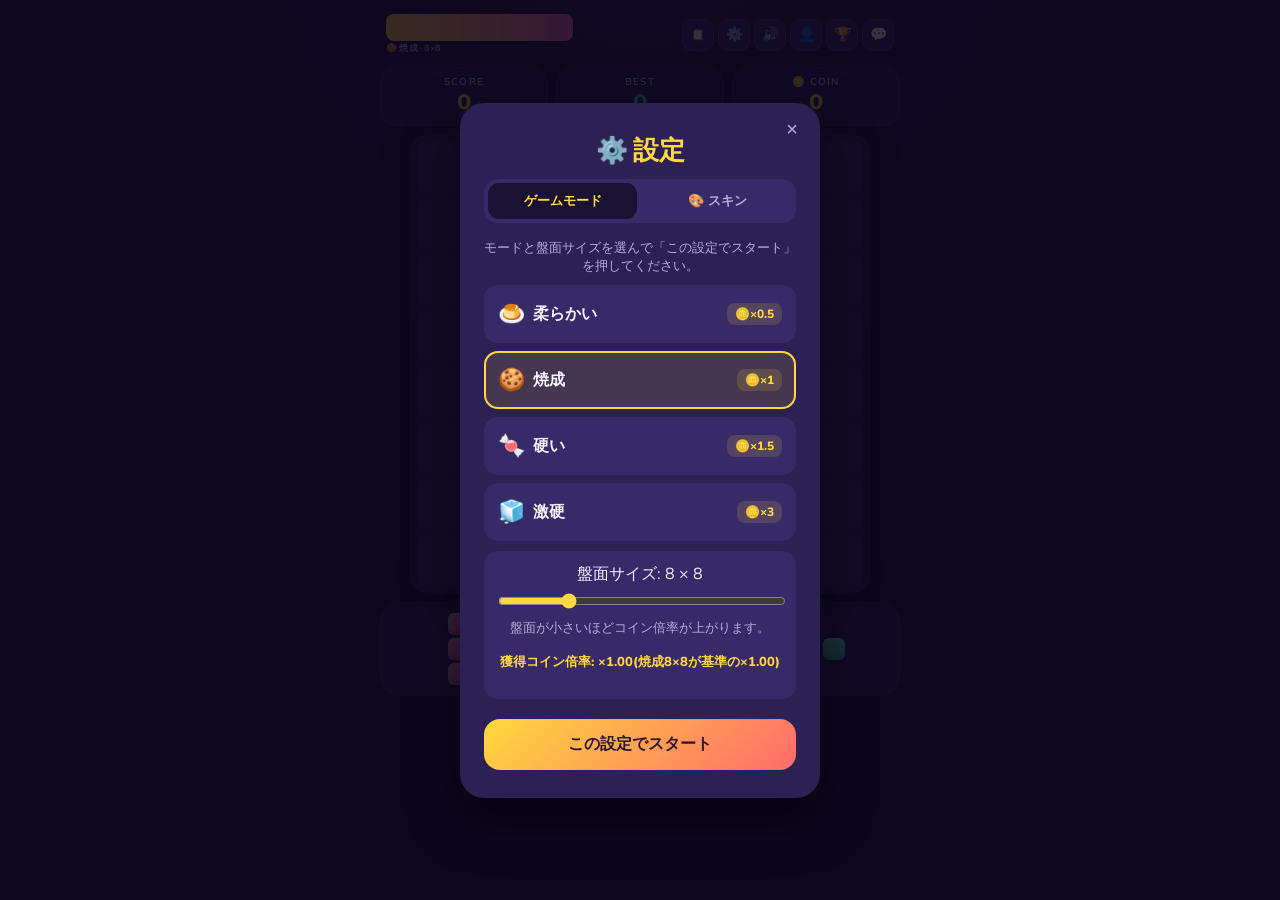
<file: index.html>
<!DOCTYPE html>
<html lang="ja">
<head>
<meta charset="UTF-8">
<meta name="viewport" content="width=device-width, initial-scale=1.0, maximum-scale=1.0, user-scalable=no, viewport-fit=cover">
<title>キャンディブラスト</title>
<link rel="preconnect" href="https://fonts.googleapis.com">
<link href="https://fonts.googleapis.com/css2?family=Baloo+2:wght@500;700;800&family=Nunito:wght@400;600;700;800&display=swap" rel="stylesheet">
<style>
  :root{
    --bg-deep:#1a1233; --bg-deep2:#241a45;
    --panel:#2c2054; --panel-light:#382a68;
    --gold:#FFD93D; --coral:#FF6B6B; --mint:#3DDC97;
    --blue:#4D96FF; --purple:#B18CFF; --pink:#FF6FB5; --lime:#C6E62D;
    --text:#F5F3FF; --text-dim:#B7ADDA;
  }
  *{box-sizing:border-box; -webkit-tap-highlight-color:transparent;}
  html,body{
    margin:0; padding:0; height:100%;
    background:radial-gradient(circle at 50% -10%, var(--bg-deep2), var(--bg-deep) 60%);
    font-family:'Nunito', sans-serif; color:var(--text);
    overflow:hidden; touch-action:none; user-select:none;
    touch-action: pan-x pan-y;
    -webkit-text-size-adjust: 100%;
  }
  img, canvas, video, iframe { max-width:100%; touch-action:none; }
  #app{ display:flex; flex-direction:column; align-items:center; height:100%; width:100%;
    padding: max(10px, env(safe-area-inset-top)) 12px max(10px, env(safe-area-inset-bottom)); gap:8px; }
  header{ width:100%; max-width:520px; display:flex; align-items:center; justify-content:space-between; padding:4px 6px; gap:8px; flex-wrap:nowrap; }
  .title-wrap{ display:flex; flex-direction:column; gap:1px; flex-shrink:0; }
  .title{ 
    font-family:'Baloo 2', sans-serif; font-weight:800; font-size:clamp(13px, 2.8vw, 18px);
    background:linear-gradient(90deg, var(--gold), var(--pink)); 
    -webkit-background-clip:text; background-clip:text; color:transparent;
    cursor: pointer;
    padding: 2px 6px;
    border-radius: 8px;
    transition: background 0.2s ease;
    display: inline-flex;
    align-items: center;
    gap: 3px;
    line-height: 1.3;
    white-space:nowrap;
  }
  .title:hover{ background:rgba(255,255,255,0.08); }
  .title::before{ content:"← "; font-size:0.75em; }
  .mode-badge{ font-size:9px; color:var(--text-dim); font-weight:700; letter-spacing:0.2px; white-space:nowrap; }
  .header-right{ display:flex; align-items:center; gap:4px; flex-shrink:0; }
  .icon-btn{ width:32px;height:32px;border-radius:10px; background:var(--panel-light);
    border:1px solid rgba(255,255,255,0.08); display:flex;align-items:center;justify-content:center; font-size:14px; cursor:pointer; flex-shrink:0; }
  .pill-btn{ height:32px; border-radius:10px; background:var(--panel-light); border:1px solid rgba(255,255,255,0.08);
    display:flex; align-items:center; gap:4px; padding:0 8px; font-size:11px; font-weight:700; cursor:pointer; color:var(--text); white-space:nowrap; }

  .scoreboard{ width:100%; max-width:520px; display:flex; gap:8px; }
  .score-card{ flex:1; background:var(--panel); border-radius:16px; padding:7px 10px; text-align:center;
    border:1px solid rgba(255,255,255,0.06); }
  .score-card .label{ font-size:10px; letter-spacing:1.2px; color:var(--text-dim); font-weight:700; text-transform:uppercase; }
  .score-card .value{ font-family:'Baloo 2', sans-serif; font-size:clamp(18px,4.6vw,24px); font-weight:700; color:var(--gold); line-height:1.2; }
  .score-card.best .value{ color:var(--mint); }
  .score-card.coins .value{ color:var(--gold); }

  #board-wrap{ position:relative; width:min(90vw, 54vh, 460px); aspect-ratio:1/1; }
  #board{ position:relative; width:100%; height:100%; display:grid; grid-template-columns:repeat(8,1fr);
    grid-template-rows:repeat(8,1fr); gap:4px; background:var(--panel); border-radius:20px; padding:8px;
    box-shadow: 0 10px 30px rgba(0,0,0,0.35), inset 0 0 0 1px rgba(255,255,255,0.05); }
  .cell{ border-radius:7px; background:rgba(255,255,255,0.055); position:relative; transition:background 0.12s ease; }
  .cell.filled{ box-shadow: inset 0 3px 6px rgba(255,255,255,0.35), inset 0 -4px 8px rgba(0,0,0,0.25); }
  .cell.preview-ok{ background: rgba(61,220,151,0.35); }
  .cell.preview-bad{ background: rgba(255,107,107,0.35); }
  @keyframes popIn{ 0%{ transform:scale(0.5); opacity:0.4; } 60%{ transform:scale(1.08); opacity:1; } 100%{ transform:scale(1); } }
  .cell.just-placed{ animation:popIn 0.18s ease-out; }
  @keyframes clearFlash{ 0%{ filter:brightness(1); transform:scale(1); opacity:1; } 40%{ filter:brightness(2.2); transform:scale(1.12); }
    100%{ filter:brightness(2.2); transform:scale(0.2); opacity:0; } }
  .cell.clearing{ animation:clearFlash 0.38s ease-in forwards; z-index:5; }

  #tray{ width:100%; max-width:520px; display:flex; justify-content:space-between; align-items:center; gap:6px;
    background:var(--panel); border-radius:20px; padding:10px; min-height:90px; box-shadow: inset 0 0 0 1px rgba(255,255,255,0.05); }
  .tray-slot{ flex:1; display:flex; align-items:center; justify-content:center; min-height:74px; border-radius:14px; position:relative; }
  .tray-slot.dragging-source{ opacity:0.15; }
  .piece-grid{ display:grid; gap:3px; pointer-events:none; }
  .piece-cell{ border-radius:6px; box-shadow: inset 0 2px 4px rgba(255,255,255,0.4), inset 0 -3px 5px rgba(0,0,0,0.2); }
  .piece-cell.empty{ visibility:hidden; }

  #ghost{ position:fixed; left:0; top:0; display:grid; gap:4px; pointer-events:none; z-index:999;
    filter:drop-shadow(0 10px 16px rgba(0,0,0,0.45)); }
  .ghost-cell{ border-radius:7px; box-shadow: inset 0 3px 6px rgba(255,255,255,0.4), inset 0 -4px 8px rgba(0,0,0,0.25); }
  .ghost-cell.empty{ visibility:hidden; }

  .combo-text{ position:absolute; left:50%; top:38%; transform:translate(-50%,-50%) scale(0.4);
    font-family:'Baloo 2', sans-serif; font-weight:800; font-size:clamp(20px,6.5vw,34px); color:var(--gold);
    text-shadow:0 0 12px rgba(255,217,61,0.8), 0 3px 0 rgba(0,0,0,0.35); opacity:0; z-index:20; white-space:nowrap; pointer-events:none; text-align:center; }
  @keyframes comboPop{ 0%{ opacity:0; transform:translate(-50%,-50%) scale(0.4) rotate(-4deg); }
    25%{ opacity:1; transform:translate(-50%,-50%) scale(1.15) rotate(2deg); }
    70%{ opacity:1; transform:translate(-50%,-60%) scale(1.0) rotate(0deg); }
    100%{ opacity:0; transform:translate(-50%,-90%) scale(0.9) rotate(0deg); } }
  .combo-text.show{ animation:comboPop 0.9s ease-out forwards; }
  .combo-text.bonus{ animation:comboPop 0.9s ease-out forwards; color:var(--mint); }

  .coin-float{ position:fixed; font-family:'Baloo 2',sans-serif; font-weight:700; color:var(--gold); font-size:18px;
    z-index:40; pointer-events:none; text-shadow:0 2px 4px rgba(0,0,0,0.4); }
  @keyframes coinFloat{ 0%{ opacity:1; transform:translateY(0);} 100%{ opacity:0; transform:translateY(-46px);} }

  .confetti{ position:fixed; width:8px; height:8px; border-radius:2px; pointer-events:none; z-index:30; }
  @keyframes confettiBurst{ to{ transform: translate(var(--dx), var(--dy)) rotate(var(--rot)); opacity:0; } }

  #overlay, #modalOverlay{ position:fixed; inset:0; background:rgba(10,6,25,0.82); display:none; align-items:center; justify-content:center; z-index:200; padding:16px; }
  #overlay.show, #modalOverlay.show{ display:flex; }
  .panel-box{ background:var(--panel); border-radius:24px; padding:28px 24px; text-align:center; width:min(90vw, 360px);
    box-shadow:0 20px 50px rgba(0,0,0,0.5); max-height:88vh; overflow-y:auto; }
  .panel-box h2{ font-family:'Baloo 2', sans-serif; font-size:26px; margin:0 0 6px; color:var(--coral); }
  .panel-box .final-score{ font-family:'Baloo 2', sans-serif; font-size:40px; color:var(--gold); margin:8px 0; }
  .panel-box .sub{ color:var(--text-dim); font-size:13px; margin-bottom:16px; }
  .primary-btn{ background:linear-gradient(135deg, var(--gold), var(--coral)); border:none; border-radius:16px;
    padding:13px 26px; font-family:'Baloo 2', sans-serif; font-weight:700; font-size:16px; color:#2a1730; cursor:pointer; width:100%; margin-top:6px; }
  .ghost-btn{ background:transparent; border:1px solid rgba(255,255,255,0.15); border-radius:16px; padding:11px 20px;
    font-weight:700; font-size:14px; color:var(--text); cursor:pointer; width:100%; margin-top:8px; }

  .tab-row{ display:flex; gap:6px; margin-bottom:16px; background:var(--panel-light); border-radius:14px; padding:4px; flex-wrap:wrap; }
  .tab-btn{ flex:1; border:none; background:transparent; color:var(--text-dim); font-weight:700; font-size:13px;
    padding:9px 4px; border-radius:11px; cursor:pointer; min-width:50px; }
  .tab-btn.active{ background:var(--bg-deep); color:var(--gold); }
  .auth-form{ display:none; flex-direction:column; gap:10px; text-align:left; }
  .auth-form.active{ display:flex; }
  .auth-form label{ font-size:12px; color:var(--text-dim); font-weight:700; }
  .auth-form input{ width:100%; padding:11px 12px; border-radius:12px; border:1px solid rgba(255,255,255,0.12);
    background:var(--bg-deep2); color:var(--text); font-size:15px; font-family:'Nunito',sans-serif; }
  .auth-form input:focus{ outline:2px solid var(--gold); }
  .auth-msg{ font-size:12.5px; min-height:16px; margin-top:2px; }
  .auth-msg.error{ color:var(--coral); }
  .auth-msg.ok{ color:var(--mint); }
  .close-x{ position:absolute; top:14px; right:16px; font-size:20px; color:var(--text-dim); cursor:pointer; background:none; border:none; }

  .quest-item{ background:var(--panel-light); border-radius:14px; padding:12px; text-align:left; margin-bottom:10px; }
  .quest-item .qtitle{ font-weight:700; font-size:14px; margin-bottom:6px; }
  .quest-bar-bg{ background:rgba(255,255,255,0.1); border-radius:8px; height:8px; overflow:hidden; margin-bottom:8px; }
  .quest-bar-fill{ background:linear-gradient(90deg, var(--mint), var(--lime)); height:100%; border-radius:8px; transition:width 0.3s ease; }
  .quest-foot{ display:flex; justify-content:space-between; align-items:center; font-size:12px; color:var(--text-dim); }
  .claim-btn{ background:var(--gold); border:none; border-radius:10px; padding:6px 12px; font-weight:800; font-size:12px; color:#2a1730; cursor:pointer; }
  .claim-btn:disabled{ background:rgba(255,255,255,0.15); color:var(--text-dim); cursor:default; }

  .mode-card{ background:var(--panel-light); border-radius:14px; padding:12px; margin-bottom:8px; text-align:left;
    cursor:pointer; border:2px solid transparent; transition:border-color 0.15s ease, background 0.15s ease; }
  .mode-card.selected{ border-color:var(--gold); background:rgba(255,217,61,0.12); }
  .mode-card-head{ display:flex; align-items:center; gap:8px; font-weight:800; font-size:16px; }
  .mode-emoji{ font-size:22px; }
  .coin-tag{ margin-left:auto; font-size:12px; font-weight:800; color:var(--gold); background:rgba(255,217,61,0.14);
    border-radius:8px; padding:3px 8px; }
  .size-row{ background:var(--panel-light); border-radius:14px; padding:12px; margin:10px 0 14px; }
  .size-row input[type=range]{ width:100%; accent-color:var(--gold); margin-top:6px; }
  .size-row input[type=range]:disabled{ opacity:0.4; }

  .skin-swatches{ display:flex; gap:5px; }
  .swatch{ width:20px; height:20px; border-radius:50%; box-shadow: inset 0 2px 3px rgba(255,255,255,0.4), inset 0 -2px 3px rgba(0,0,0,0.2); }

  .admin-setting-item {
    background: var(--panel-light);
    border-radius: 14px;
    padding: 12px;
    margin-bottom: 10px;
    text-align: left;
  }
  .admin-setting-item .label-row {
    display: flex;
    justify-content: space-between;
    align-items: center;
    margin-bottom: 6px;
  }
  .admin-setting-item .label-row span {
    font-weight: 700;
    font-size: 14px;
  }
  .admin-setting-item input[type="text"] {
    width: 100%;
    padding: 8px 12px;
    border-radius: 10px;
    border: 1px solid rgba(255,255,255,0.12);
    background: var(--bg-deep2);
    color: var(--text);
    font-size: 14px;
    font-family: 'Nunito', sans-serif;
    margin-bottom: 6px;
  }
  .admin-setting-item input[type="text"]:focus {
    outline: 2px solid var(--gold);
  }
  .toggle-switch {
    position: relative;
    width: 48px;
    height: 28px;
    background: rgba(255,255,255,0.15);
    border-radius: 14px;
    cursor: pointer;
    transition: background 0.3s ease;
    flex-shrink: 0;
  }
  .toggle-switch.active {
    background: var(--gold);
  }
  .toggle-switch .knob {
    position: absolute;
    top: 3px;
    left: 3px;
    width: 22px;
    height: 22px;
    background: white;
    border-radius: 50%;
    transition: transform 0.3s ease;
    box-shadow: 0 2px 4px rgba(0,0,0,0.3);
  }
  .toggle-switch.active .knob {
    transform: translateX(20px);
  }
  .block-grid-preview {
    display: grid;
    gap: 2px;
    margin-top: 4px;
  }
  .block-grid-preview .block-cell {
    aspect-ratio: 1/1;
    border-radius: 3px;
    background: var(--gold);
  }
  .block-grid-preview .block-cell.empty {
    background: transparent;
  }
  .cmd-output {
    background: var(--bg-deep2);
    border-radius: 10px;
    padding: 10px;
    margin-top: 6px;
    font-size: 13px;
    max-height: 150px;
    overflow-y: auto;
    white-space: pre-wrap;
    color: var(--text-dim);
    border: 1px solid rgba(255,255,255,0.05);
    font-family: 'Courier New', monospace;
    text-align: left;
  }
  .cmd-output .success { color: var(--mint); }
  .cmd-output .error { color: var(--coral); }
  .cmd-output .info { color: var(--gold); }
  .ranking-tab-content { display: none; }
  .ranking-tab-content.active { display: block; }
</style>
</head>
<body>
<div id="app">
  <header>
    <div class="title-wrap">
      <div class="title" id="backButton">キャンディブラスト</div>
      <div class="mode-badge" id="modeBadge"></div>
    </div>
    <div class="header-right">
      <div class="pill-btn" id="questBtn">📋</div>
      <div class="icon-btn" id="settingsBtn" title="設定">⚙️</div>
      <div class="icon-btn" id="soundBtn">🔊</div>
      <div class="icon-btn" id="accountBtn">👤</div>
      <div class="icon-btn" id="rankingBtn" title="ランキング">🏆</div>
      <div class="icon-btn" id="adminPanelBtn" title="管理者パネル" style="display:none;">🔧</div>
      <!-- 🆕 チャットボタン -->
      <div class="icon-btn" id="chatBtn" title="チャット">💬</div>
    </div>
  </header>

  <div class="scoreboard">
    <div class="score-card"><div class="label">score</div><div class="value" id="scoreVal">0</div></div>
    <div class="score-card best"><div class="label">best</div><div class="value" id="bestVal">0</div></div>
    <div class="score-card coins"><div class="label">🪙 coin</div><div class="value" id="coinVal">0</div></div>
  </div>

  <div id="board-wrap">
    <div id="board"></div>
    <div class="combo-text" id="comboText"></div>
  </div>

  <div id="tray"></div>
</div>

<div id="ghost" style="display:none;"></div>

<div id="overlay">
  <div class="panel-box">
    <h2>🔥 ゲームオーバー</h2>
    <div class="final-score" id="finalScore">0</div>
    <div class="sub" id="newBestNote">お疲れさまでした！</div>
    <div class="sub" id="coinEarnedNote" style="color:var(--gold); font-weight:700;"></div>
    <button class="primary-btn" id="restartBtn">もう一度</button>
  </div>
</div>

<div id="modalOverlay">
  <div class="panel-box" id="modalBox" style="position:relative;">
    <button class="close-x" id="modalClose">×</button>
    <div id="modalContent"></div>
  </div>
</div>

<script>
(function(){
  // ===================== 設定 =====================
  const API_BASE_URL = 'https://candyblast-server.onrender.com';

  // ===================== ズーム無効化 =====================
  document.addEventListener('gesturestart', function(e) { e.preventDefault(); });
  document.addEventListener('gesturechange', function(e) { e.preventDefault(); });
  document.addEventListener('gestureend', function(e) { e.preventDefault(); });

  // ===================== 戻るボタン =====================
  document.getElementById('backButton').addEventListener('click', function(e) {
    e.preventDefault();
    if (confirm('本当に戻りますか？\nゲームの進行は保存されません。')) {
      window.location.href = 'https://my-link-portal.onrender.com';
    }
  });

  // ===================== ゲーム本体 =====================
  let SIZE = 8;
  const COLORS = [
    {bg:'linear-gradient(135deg,#FF8B8B,#FF6B6B)'},
    {bg:'linear-gradient(135deg,#5FE3B3,#3DDC97)'},
    {bg:'linear-gradient(135deg,#6FB0FF,#4D96FF)'},
    {bg:'linear-gradient(135deg,#C9A8FF,#B18CFF)'},
    {bg:'linear-gradient(135deg,#FF95C9,#FF6FB5)'},
    {bg:'linear-gradient(135deg,#E1F065,#C6E62D)'},
    {bg:'linear-gradient(135deg,#FFE270,#FFD93D)'}
  ];

  const MODES = {
    soft:    { label:'柔らかい', emoji:'🍮' },
    baked:   { label:'焼成',     emoji:'🍪' },
    hard:    { label:'硬い',     emoji:'🍬' },
    extreme: { label:'激硬',     emoji:'🧊' }
  };
  let currentMode = 'baked';

  const MODE_COIN_MULT = { soft:0.5, baked:1.0, hard:1.5, extreme:3.0 };
  function sizeCoinMult(size){ return 8 / size; }
  function coinMultiplier(mode, size){
    const m = mode || currentMode, s = (m==='extreme') ? 8 : (size || SIZE);
    return MODE_COIN_MULT[m] * sizeCoinMult(s);
  }

  // ===================== スキン =====================
  const SKINS = [
    { id:'default', name:'ミッドナイトキャンディ', price:0, desc:'定番のパープル×ゴールドの夜空テーマ。',
      vars:{ '--bg-deep':'#1a1233','--bg-deep2':'#241a45','--panel':'#2c2054','--panel-light':'#382a68',
        '--gold':'#FFD93D','--coral':'#FF6B6B','--mint':'#3DDC97','--blue':'#4D96FF','--purple':'#B18CFF',
        '--pink':'#FF6FB5','--lime':'#C6E62D','--text':'#F5F3FF','--text-dim':'#B7ADDA' },
      titleGrad:'linear-gradient(90deg, #FFD93D, #FF6FB5)',
      colors:[
        {bg:'linear-gradient(135deg,#FF8B8B,#FF6B6B)'},{bg:'linear-gradient(135deg,#5FE3B3,#3DDC97)'},
        {bg:'linear-gradient(135deg,#6FB0FF,#4D96FF)'},{bg:'linear-gradient(135deg,#C9A8FF,#B18CFF)'},
        {bg:'linear-gradient(135deg,#FF95C9,#FF6FB5)'},{bg:'linear-gradient(135deg,#E1F065,#C6E62D)'},
        {bg:'linear-gradient(135deg,#FFE270,#FFD93D)'}
      ] },
    { id:'sunset', name:'サンセットソーダ', price:150, desc:'夕焼けとクリームソーダの暖色パレット。',
      vars:{ '--bg-deep':'#2b1024','--bg-deep2':'#4a1730','--panel':'#5c2038','--panel-light':'#742a44',
        '--gold':'#FFB74D','--coral':'#FF6B4A','--mint':'#FFD97D','--blue':'#FF8F6B','--purple':'#FF9AA8',
        '--pink':'#FF5E8E','--lime':'#FFDD6B','--text':'#FFF3E8','--text-dim':'#E3AFAF' },
      titleGrad:'linear-gradient(90deg,#FFB74D,#FF5E8E)',
      colors:[
        {bg:'linear-gradient(135deg,#FFB199,#FF7B54)'},{bg:'linear-gradient(135deg,#FFD97D,#FFB74D)'},
        {bg:'linear-gradient(135deg,#FF9AA8,#FF5E8E)'},{bg:'linear-gradient(135deg,#FFCF6B,#FF9A3C)'},
        {bg:'linear-gradient(135deg,#FF8AAE,#E8497A)'},{bg:'linear-gradient(135deg,#FFE29A,#FFC15E)'},
        {bg:'linear-gradient(135deg,#FF7E67,#E8503A)'}
      ] },
    { id:'ocean', name:'ディープオーシャン', price:200, desc:'深海の静けさをまとったブルー×ティール。',
      vars:{ '--bg-deep':'#07161f','--bg-deep2':'#0c2733','--panel':'#123444','--panel-light':'#1a4557',
        '--gold':'#4DE0E0','--coral':'#FF8A65','--mint':'#3DDCC0','--blue':'#4DA6FF','--purple':'#6FA8DC',
        '--pink':'#5FC9E8','--lime':'#7FE0C6','--text':'#EAFBFF','--text-dim':'#8FC4D6' },
      titleGrad:'linear-gradient(90deg,#4DE0E0,#4DA6FF)',
      colors:[
        {bg:'linear-gradient(135deg,#6FE3D8,#3DDCC0)'},{bg:'linear-gradient(135deg,#6FB0FF,#3E7EDB)'},
        {bg:'linear-gradient(135deg,#7FE0C6,#39B893)'},{bg:'linear-gradient(135deg,#8FD3FF,#4DA6FF)'},
        {bg:'linear-gradient(135deg,#5FC9E8,#2E9BC2)'},{bg:'linear-gradient(135deg,#4DE0E0,#20B2B2)'},
        {bg:'linear-gradient(135deg,#A0F0E6,#5FD6C4)'}
      ] },
    { id:'neon', name:'ネオンナイト', price:300, desc:'漆黒に浮かぶ蛍光カラーのサイバーテーマ。',
      vars:{ '--bg-deep':'#08060f','--bg-deep2':'#120a24','--panel':'#1c1030','--panel-light':'#28163f',
        '--gold':'#F5FF3D','--coral':'#FF3DBB','--mint':'#3DFFD5','--blue':'#3DAFFF','--purple':'#B93DFF',
        '--pink':'#FF3DBB','--lime':'#C6FF3D','--text':'#F2F0FF','--text-dim':'#9C8FCC' },
      titleGrad:'linear-gradient(90deg,#F5FF3D,#FF3DBB)',
      colors:[
        {bg:'linear-gradient(135deg,#FF6DD9,#FF3DBB)'},{bg:'linear-gradient(135deg,#5DFFE0,#3DFFD5)'},
        {bg:'linear-gradient(135deg,#6DC3FF,#3DAFFF)'},{bg:'linear-gradient(135deg,#CE7DFF,#B93DFF)'},
        {bg:'linear-gradient(135deg,#FF7DCF,#FF3DBB)'},{bg:'linear-gradient(135deg,#E0FF6D,#C6FF3D)'},
        {bg:'linear-gradient(135deg,#FBFF6D,#F5FF3D)'}
      ] },
    { id:'sakura', name:'さくらパステル', price:250, desc:'春の花びらのようなやわらかいピンク×白。',
      vars:{ '--bg-deep':'#2a1a22','--bg-deep2':'#3d2530','--panel':'#4a2c3a','--panel-light':'#5c3849',
        '--gold':'#FFC1CC','--coral':'#FF9EB5','--mint':'#C8F0DD','--blue':'#B8D8F0','--purple':'#D9C1EA',
        '--pink':'#FFB3D1','--lime':'#E8F0B8','--text':'#FFF6F8','--text-dim':'#D9AFC0' },
      titleGrad:'linear-gradient(90deg,#FFC1CC,#D9C1EA)',
      colors:[
        {bg:'linear-gradient(135deg,#FFD1DC,#FF9EB5)'},{bg:'linear-gradient(135deg,#D6F5E3,#C8F0DD)'},
        {bg:'linear-gradient(135deg,#D2E7FA,#B8D8F0)'},{bg:'linear-gradient(135deg,#E9D8F5,#D9C1EA)'},
        {bg:'linear-gradient(135deg,#FFC7E0,#FFB3D1)'},{bg:'linear-gradient(135deg,#F1F5C6,#E8F0B8)'},
        {bg:'linear-gradient(135deg,#FFE3EA,#FFC1CC)'}
      ] },
    { id:'goldlux', name:'ゴールドラグジュアリー', price:500, desc:'漆黒とゴールドの高級ジュエリーテーマ。',
      vars:{ '--bg-deep':'#0a0a0a','--bg-deep2':'#161412','--panel':'#211c16','--panel-light':'#332b1f',
        '--gold':'#F5D57A','--coral':'#E8A33D','--mint':'#D4B26A','--blue':'#C9A24A','--purple':'#B8934A',
        '--pink':'#F0C97A','--lime':'#E0C05A','--text':'#FBF3E0','--text-dim':'#B8A582' },
      titleGrad:'linear-gradient(90deg,#F5D57A,#E8A33D)',
      colors:[
        {bg:'linear-gradient(135deg,#F5D57A,#D4A94A)'},{bg:'linear-gradient(135deg,#F0C060,#D89B2E)'},
        {bg:'linear-gradient(135deg,#E8B84A,#C79430)'},{bg:'linear-gradient(135deg,#F5E0A0,#E0BA5A)'},
        {bg:'linear-gradient(135deg,#D9A94E,#B8873A)'},{bg:'linear-gradient(135deg,#F0D890,#DDB758)'},
        {bg:'linear-gradient(135deg,#EFCB74,#C99A3E)'}
      ] }
  ];
  let ownedSkins = ['default'];
  let equippedSkin = 'default';

  const SHAPES = [
    [[0,0]],[[0,0]],
    [[0,0],[0,1]],[[0,0],[0,1]],
    [[0,0],[1,0]],[[0,0],[1,0]],
    [[0,0],[0,1],[0,2]],[[0,0],[1,0],[2,0]],
    [[0,0],[1,0],[1,1]],[[0,0],[0,1],[1,0]],[[0,0],[0,1],[1,1]],[[0,1],[1,0],[1,1]],
    [[0,0],[0,1],[0,2],[0,3]],[[0,0],[1,0],[2,0],[3,0]],
    [[0,0],[0,1],[1,0],[1,1]],[[0,0],[0,1],[1,0],[1,1]],
    [[0,0],[0,1],[0,2],[1,1]],[[1,0],[1,1],[1,2],[0,1]],
    [[0,0],[1,0],[2,0],[1,1]],[[0,1],[1,1],[2,1],[1,0]],
    [[0,0],[1,0],[2,0],[2,1]],[[0,1],[1,1],[2,1],[2,0]],
    [[0,1],[0,2],[1,0],[1,1]],[[0,0],[0,1],[1,1],[1,2]],
    [[0,1],[1,0],[1,1],[1,2],[2,1]],
    [[0,0],[0,1],[0,2],[0,3],[0,4]],[[0,0],[1,0],[2,0],[3,0],[4,0]],
    [[0,0],[0,1],[0,2],[1,0],[1,1],[1,2],[2,0],[2,1],[2,2]]
  ];

  const boardEl = document.getElementById('board');
  const trayEl = document.getElementById('tray');
  const ghostEl = document.getElementById('ghost');
  const scoreValEl = document.getElementById('scoreVal');
  const bestValEl = document.getElementById('bestVal');
  const coinValEl = document.getElementById('coinVal');
  const comboTextEl = document.getElementById('comboText');
  const overlayEl = document.getElementById('overlay');
  const finalScoreEl = document.getElementById('finalScore');
  const newBestNoteEl = document.getElementById('newBestNote');
  const coinEarnedNoteEl = document.getElementById('coinEarnedNote');
  const restartBtn = document.getElementById('restartBtn');
  const soundBtn = document.getElementById('soundBtn');
  const questBtn = document.getElementById('questBtn');
  const settingsBtn = document.getElementById('settingsBtn');
  const modeBadgeEl = document.getElementById('modeBadge');
  const accountBtn = document.getElementById('accountBtn');
  const rankingBtn = document.getElementById('rankingBtn');
  const adminPanelBtn = document.getElementById('adminPanelBtn');
  const chatBtn = document.getElementById('chatBtn');
  const modalOverlay = document.getElementById('modalOverlay');
  const modalContent = document.getElementById('modalContent');
  const modalClose = document.getElementById('modalClose');

  let board = [], cellEls = [], tray = [];
  let score = 0, best = 0, coins = 0, streak = 0, noClearStreak = 0;
  let soundOn = true;
  let dragState = null;

  let adminDisabledBlocks = [];
  let adminSafetyMode = false;

  const DAILY_STATS_DEFAULT = { linesCleared:0, piecesPlaced:0, combos:0, gamesPlayed:0, scoreEarned:0,
    bestSingleGameScore:0, tripleClearCount:0, maxComboStreak:0, hardModeGamesPlayed:0, maxNoClearStreak:0, bigPiecesPlaced:0 };
  let dailyStats = { date:'', ...DAILY_STATS_DEFAULT };
  let quests = [];

  let pendingMode = currentMode, pendingSize = SIZE;
  let authToken = null;
  let currentUserId = null;
  let playTime = 0;
  let playTimeInterval = null;

  const STORAGE_BEST = 'candyblast-highscore';
  const STORAGE_COINS = 'candyblast-coins';
  const STORAGE_QUESTS = 'candyblast-quests-v1';
  const STORAGE_SETTINGS = 'candyblast-settings-v1';
  const STORAGE_SKINS = 'candyblast-skins-v1';

  // ===================== ランキング用 =====================
  const RANKING_MODES = ['soft', 'baked', 'hard', 'extreme'];
  const RANKING_MODE_LABELS = {
    soft: '🍮 柔らかい',
    baked: '🍪 焼成',
    hard: '🍬 硬い',
    extreme: '🧊 激硬'
  };
  let currentRankingMode = 'soft';

  const RANKING_TYPES = ['score', 'coins', 'playtime'];
  const RANKING_TYPE_LABELS = {
    score: '🏆 スコア',
    coins: '🪙 コイン',
    playtime: '⏱️ プレイ時間'
  };
  let currentRankingType = 'score';

  function boardIndex(r,c){ return r*SIZE+c; }
  function todayKey(){ return new Date().toISOString().slice(0,10); }

  // ===================== プレイ時間計測 =====================
  function startPlayTimeTracking() {
    if (playTimeInterval) return;
    playTimeInterval = setInterval(() => { playTime++; }, 1000);
  }
  function stopPlayTimeTracking() {
    if (playTimeInterval) { clearInterval(playTimeInterval); playTimeInterval = null; }
  }
  function syncPlayTime() {
    if (!authToken) return;
    fetch(`${API_BASE_URL}/api/sync`, {
      method: 'POST',
      headers: { 'Content-Type':'application/json', 'Authorization':`Bearer ${authToken}` },
      body: JSON.stringify({ playTime })
    }).catch(() => {});
  }

  // ===================== ボード初期化 =====================
  function initBoard(){
    boardEl.innerHTML = ''; board = []; cellEls = [];
    const gap = SIZE<=8 ? 4 : (SIZE<=12 ? 3 : 2);
    const radius = SIZE<=8 ? 7 : (SIZE<=12 ? 5 : 3);
    boardEl.style.gridTemplateColumns = `repeat(${SIZE},1fr)`;
    boardEl.style.gridTemplateRows = `repeat(${SIZE},1fr)`;
    boardEl.style.gap = gap+'px';
    for(let r=0;r<SIZE;r++){
      for(let c=0;c<SIZE;c++){
        const cell = document.createElement('div');
        cell.className = 'cell';
        cell.style.borderRadius = radius+'px';
        boardEl.appendChild(cell);
        cellEls.push(cell);
        board.push({filled:false, colorIdx:-1});
      }
    }
  }

  function updateModeBadge(){
    const m = MODES[currentMode];
    if(m) modeBadgeEl.textContent = `${m.emoji} ${m.label} · ${SIZE}×${SIZE}`;
  }

  function applyMode(mode, size){
    currentMode = MODES[mode] ? mode : 'baked';
    SIZE = (currentMode==='extreme') ? 8 : Math.min(18, Math.max(5, size||8));
    saveSettings();
    updateModeBadge();
    overlayEl.classList.remove('show');
    score = 0; streak = 0; noClearStreak = 0;
    updateScoreUI();
    initBoard();
    fillTray();
  }

  function randomShapeColor(shape){
    return { shape, colorIdx: Math.floor(Math.random()*COLORS.length), used:false };
  }

  function boardFullnessRatio(){
    let filled = 0;
    for(let i=0;i<board.length;i++) if(board[i].filled) filled++;
    return filled / board.length;
  }

  function countValidPlacements(shape, pool){
    const shapes = pool || SHAPES;
    let count = 0;
    for(let r=0;r<SIZE;r++){
      for(let c=0;c<SIZE;c++){
        if(canPlaceAt(shape, r, c)) count++;
      }
    }
    return count;
  }

  function pickAdaptiveShape(aggressive, pool){
    const shapes = pool || SHAPES;
    const fullness = boardFullnessRatio();
    const threshold = aggressive ? 0.12 : 0.4;
    const maxBias = aggressive ? 6.0 : 3.2;
    const biasPower = fullness < threshold ? (aggressive ? 1.4 : 0) : ((fullness - threshold) / (1 - threshold)) * maxBias;
    if(biasPower <= 0) return shapes[Math.floor(Math.random()*shapes.length)];
    let totalWeight = 0;
    const weights = shapes.map(shape=>{
      const validCount = countValidPlacements(shape, shapes);
      const sizeBonus = 1 / shape.length;
      const weight = Math.pow(validCount + 0.05, biasPower) * (1 + sizeBonus);
      totalWeight += weight;
      return weight;
    });
    let r = Math.random() * totalWeight;
    for(let i=0;i<shapes.length;i++){
      r -= weights[i];
      if(r <= 0) return shapes[i];
    }
    return shapes[shapes.length-1];
  }

  function pickWeightedBigShape(pool){
    const shapes = pool || SHAPES;
    let totalWeight = 0;
    const weights = shapes.map(shape=>{
      const w = Math.pow(shape.length, 2.2);
      totalWeight += w;
      return w;
    });
    let r = Math.random() * totalWeight;
    for(let i=0;i<shapes.length;i++){
      r -= weights[i];
      if(r <= 0) return shapes[i];
    }
    return shapes[shapes.length-1];
  }

  function pickShapeForMode(pool){
    const shapes = pool || SHAPES;
    if(currentMode==='soft') return pickAdaptiveShape(true, shapes);
    if(currentMode==='hard') return shapes[Math.floor(Math.random()*shapes.length)];
    if(currentMode==='extreme') return pickWeightedBigShape(shapes);
    return pickAdaptiveShape(false, shapes);
  }

  function ensurePlayable(){
    if(currentMode==='hard' || currentMode==='extreme') return;
    if(currentMode==='soft'){
      tray.forEach((p,i)=>{
        if(p.used || anyValidPlacement(p.shape)) return;
        let bestShape = null, bestCount = -1;
        SHAPES.forEach(shape=>{
          const c = countValidPlacements(shape);
          if(c > bestCount){ bestCount = c; bestShape = shape; }
        });
        if(bestShape && bestCount > 0) tray[i] = randomShapeColor(bestShape);
      });
      return;
    }
    const anyFits = tray.some(p => !p.used && anyValidPlacement(p.shape));
    if(anyFits) return;
    let bestShape = null, bestCount = -1;
    SHAPES.forEach(shape=>{
      const c = countValidPlacements(shape);
      if(c > bestCount){ bestCount = c; bestShape = shape; }
    });
    if(bestShape && bestCount > 0) tray[0] = randomShapeColor(bestShape);
  }

  function fillTray(){
    let availableShapes = SHAPES;
    if (currentUserId === 'admin' && adminDisabledBlocks.length > 0) {
      availableShapes = SHAPES.filter((_, idx) => !adminDisabledBlocks.includes(idx));
      if (availableShapes.length === 0) availableShapes = SHAPES;
    }
    tray = [
      randomShapeColor(pickShapeForMode(availableShapes)),
      randomShapeColor(pickShapeForMode(availableShapes)),
      randomShapeColor(pickShapeForMode(availableShapes))
    ];
    ensurePlayable();
    renderTray();
    setTimeout(checkGameOver, 50);
  }

  function shapeBounds(shape){
    let maxR=0, maxC=0;
    shape.forEach(([r,c])=>{ maxR=Math.max(maxR,r); maxC=Math.max(maxC,c); });
    return {rows:maxR+1, cols:maxC+1};
  }

  function renderTray(){
    trayEl.innerHTML = '';
    tray.forEach((piece, idx)=>{
      const slot = document.createElement('div');
      slot.className = 'tray-slot';
      slot.dataset.idx = idx;
      if(!piece.used){
        const {rows, cols} = shapeBounds(piece.shape);
        const cellPx = Math.max(14, Math.min(24, Math.floor(68/Math.max(rows,cols))));
        const grid = document.createElement('div');
        grid.className = 'piece-grid';
        grid.style.gridTemplateColumns = `repeat(${cols}, ${cellPx}px)`;
        grid.style.gridTemplateRows = `repeat(${rows}, ${cellPx}px)`;
        for(let r=0;r<rows;r++){
          for(let c=0;c<cols;c++){
            const filled = piece.shape.some(([sr,sc])=>sr===r&&sc===c);
            const cd = document.createElement('div');
            cd.className = 'piece-cell' + (filled?'':' empty');
            if(filled) cd.style.background = COLORS[piece.colorIdx].bg;
            grid.appendChild(cd);
          }
        }
        slot.appendChild(grid);
        slot.addEventListener('pointerdown', (e)=>startDrag(e, idx));
      }
      trayEl.appendChild(slot);
    });
  }

  function canPlaceAt(shape, baseR, baseC){
    for(const [dr,dc] of shape){
      const r = baseR+dr, c = baseC+dc;
      if(r<0||r>=SIZE||c<0||c>=SIZE) return false;
      if(board[boardIndex(r,c)].filled) return false;
    }
    return true;
  }
  function anyValidPlacement(shape){
    for(let r=0;r<SIZE;r++) for(let c=0;c<SIZE;c++) if(canPlaceAt(shape,r,c)) return true;
    return false;
  }
  function checkGameOver(){
    if (currentUserId === 'admin' && adminSafetyMode) {
      if (tray.every(p => p.used)) fillTray();
      return;
    }
    const remaining = tray.filter(p=>!p.used);
    const stillPossible = remaining.some(p=>anyValidPlacement(p.shape));
    if(!stillPossible && remaining.length>0) endGame();
  }

  // ===================== ドラッグ操作 =====================
  function startDrag(e, trayIdx){
    e.preventDefault();
    unlockAudio();
    const piece = tray[trayIdx];
    if(!piece || piece.used) return;
    const boardRect = boardEl.getBoundingClientRect();
    const cellSize = (boardRect.width - 16) / SIZE;
    const {rows, cols} = shapeBounds(piece.shape);
    dragState = { trayIdx, piece, cellSize, boardRect, grabDX: cellSize*0.5, grabDY: cellSize*0.5 + 46, lastValid:false, lastR:-1, lastC:-1 };
    const slot = trayEl.querySelector(`.tray-slot[data-idx="${trayIdx}"]`);
    if(slot) slot.classList.add('dragging-source');
    ghostEl.innerHTML = '';
    ghostEl.style.gridTemplateColumns = `repeat(${cols}, ${cellSize}px)`;
    ghostEl.style.gridTemplateRows = `repeat(${rows}, ${cellSize}px)`;
    for(let r=0;r<rows;r++){
      for(let c=0;c<cols;c++){
        const filled = piece.shape.some(([sr,sc])=>sr===r&&sc===c);
        const gd = document.createElement('div');
        gd.className = 'ghost-cell' + (filled?'':' empty');
        if(filled) gd.style.background = COLORS[piece.colorIdx].bg;
        ghostEl.appendChild(gd);
      }
    }
    ghostEl.style.display = 'grid';
    updateGhostPosition(e.clientX, e.clientY);
    document.addEventListener('pointermove', onDragMove);
    document.addEventListener('pointerup', onDragEnd);
  }

  function updateGhostPosition(x,y){
    ghostEl.style.left = (x - dragState.grabDX) + 'px';
    ghostEl.style.top = (y - dragState.grabDY) + 'px';
  }

  function onDragMove(e){
    if(!dragState) return;
    updateGhostPosition(e.clientX, e.clientY);
    const rect = dragState.boardRect, cs = dragState.cellSize;
    const relX = (e.clientX - dragState.grabDX) - (rect.left+8);
    const relY = (e.clientY - dragState.grabDY) - (rect.top+8);
    const baseC = Math.round(relX / cs), baseR = Math.round(relY / cs);
    const valid = canPlaceAt(dragState.piece.shape, baseR, baseC);
    clearPreview();
    dragState.piece.shape.forEach(([dr,dc])=>{
      const r=baseR+dr, c=baseC+dc;
      if(r>=0&&r<SIZE&&c>=0&&c<SIZE) cellEls[boardIndex(r,c)].classList.add(valid?'preview-ok':'preview-bad');
    });
    dragState.lastValid = valid; dragState.lastR = baseR; dragState.lastC = baseC;
  }
  function clearPreview(){ cellEls.forEach(cell=>cell.classList.remove('preview-ok','preview-bad')); }

  function onDragEnd(e){
    document.removeEventListener('pointermove', onDragMove);
    document.removeEventListener('pointerup', onDragEnd);
    if(!dragState) return;
    const {piece, trayIdx, lastValid, lastR, lastC} = dragState;
    clearPreview();
    ghostEl.style.display = 'none';
    const slot = trayEl.querySelector(`.tray-slot[data-idx="${trayIdx}"]`);
    if(slot) slot.classList.remove('dragging-source');
    if(lastValid) commitPlacement(piece, lastR, lastC, trayIdx);
    dragState = null;
  }

  function commitPlacement(piece, baseR, baseC, trayIdx){
    piece.shape.forEach(([dr,dc])=>{
      const r=baseR+dr, c=baseC+dc, idx = boardIndex(r,c);
      board[idx] = {filled:true, colorIdx:piece.colorIdx};
      const cellEl = cellEls[idx];
      cellEl.className = 'cell filled just-placed';
      cellEl.style.background = COLORS[piece.colorIdx].bg;
    });
    playSound('place');
    addScore(piece.shape.length);
    dailyStats.piecesPlaced += 1;
    if(piece.shape.length >= 5) dailyStats.bigPiecesPlaced = (dailyStats.bigPiecesPlaced||0) + 1;
    tray[trayIdx].used = true;
    renderTray();
    setTimeout(()=>{ resolveLines(); }, 80);
  }

  function resolveLines(){
    const fullRows = [], fullCols = [];
    for(let r=0;r<SIZE;r++){ let full=true; for(let c=0;c<SIZE;c++) if(!board[boardIndex(r,c)].filled){ full=false; break; } if(full) fullRows.push(r); }
    for(let c=0;c<SIZE;c++){ let full=true; for(let r=0;r<SIZE;r++) if(!board[boardIndex(r,c)].filled){ full=false; break; } if(full) fullCols.push(c); }
    const linesCleared = fullRows.length + fullCols.length;
    if(linesCleared>0){
      streak++;
      noClearStreak = 0;
      dailyStats.linesCleared += linesCleared;
      dailyStats.maxComboStreak = Math.max(dailyStats.maxComboStreak||0, streak);
      if(linesCleared>=2) dailyStats.combos += 1;
      if(linesCleared>=3) dailyStats.tripleClearCount = (dailyStats.tripleClearCount||0) + 1;
      const cellsToClear = new Set();
      fullRows.forEach(r=>{ for(let c=0;c<SIZE;c++) cellsToClear.add(boardIndex(r,c)); });
      fullCols.forEach(c=>{ for(let r=0;r<SIZE;r++) cellsToClear.add(boardIndex(r,c)); });
      cellsToClear.forEach(idx=>{ cellEls[idx].classList.add('clearing'); spawnConfetti(cellEls[idx]); });
      playSound('clear');
      const lineScore = linesCleared*10*linesCleared;
      const streakBonus = streak>1 ? streak*5 : 0;
      addScore(lineScore + streakBonus);
      showCombo(linesCleared, streak);
      updateQuestProgress();

      const totalFilled = board.reduce((sum, cell) => sum + (cell.filled ? 1 : 0), 0);
      if (totalFilled === 0 && linesCleared > 0) {
        const bonus = linesCleared * 50 + 100;
        addScore(bonus);
        showComboText(`✨ 全消しボーナス +${bonus}点!`);
      }

      setTimeout(()=>{
        cellsToClear.forEach(idx=>{ board[idx] = {filled:false, colorIdx:-1}; cellEls[idx].className='cell'; cellEls[idx].style.background=''; });
        if(tray.every(p=>p.used)) fillTray(); else checkGameOver();
      }, 360);
    } else {
      streak = 0;
      noClearStreak++;
      dailyStats.maxNoClearStreak = Math.max(dailyStats.maxNoClearStreak||0, noClearStreak);
      if(tray.every(p=>p.used)) fillTray(); else checkGameOver();
    }
  }

  function showCombo(linesCleared, streakVal){
    if(linesCleared<2 && streakVal<2) return;
    let msg = '';
    if(linesCleared>=2) msg = `COMBO x${linesCleared}!`;
    if(streakVal>=2) msg += (msg?'  ':'') + `🔥x${streakVal}`;
    comboTextEl.textContent = msg;
    comboTextEl.className = 'combo-text show';
    setTimeout(() => { comboTextEl.className = 'combo-text'; }, 900);
  }

  function showComboText(msg){
    comboTextEl.textContent = msg;
    comboTextEl.className = 'combo-text bonus show';
    setTimeout(() => { comboTextEl.className = 'combo-text'; }, 900);
  }

  function spawnConfetti(cellEl){
    const rect = cellEl.getBoundingClientRect();
    const cx = rect.left+rect.width/2, cy = rect.top+rect.height/2;
    for(let i=0;i<5;i++){
      const p = document.createElement('div');
      p.className='confetti';
      p.style.background = COLORS[Math.floor(Math.random()*COLORS.length)].bg;
      p.style.left=cx+'px'; p.style.top=cy+'px';
      const angle=Math.random()*Math.PI*2, dist=40+Math.random()*50;
      p.style.setProperty('--dx', Math.cos(angle)*dist+'px');
      p.style.setProperty('--dy', Math.sin(angle)*dist+'px');
      p.style.setProperty('--rot', (Math.random()*360)+'deg');
      p.style.animation='confettiBurst 0.55s ease-out forwards';
      document.body.appendChild(p);
      setTimeout(()=>p.remove(),600);
    }
  }

  function floatCoin(amount){
    const rect = boardEl.getBoundingClientRect();
    const el = document.createElement('div');
    el.className='coin-float';
    el.textContent = `+${amount}🪙`;
    el.style.left = (rect.left+rect.width/2-20)+'px';
    el.style.top = (rect.top+rect.height/2)+'px';
    el.style.animation='coinFloat 0.9s ease-out forwards';
    document.body.appendChild(el);
    setTimeout(()=>el.remove(),950);
  }

  function addScore(amount){
    score += amount;
    dailyStats.scoreEarned += amount;
    dailyStats.bestSingleGameScore = Math.max(dailyStats.bestSingleGameScore||0, score);
    updateScoreUI();
  }

  function updateScoreUI(){
    scoreValEl.textContent = score;
    if(score>best){ best=score; bestValEl.textContent=best; saveBest(best); }
  }
  function updateCoinUI(){ coinValEl.textContent = coins; saveCoins(coins); }

  function awardGameEndCoins(){
    const earned = Math.floor((score/50) * coinMultiplier());
    if(earned>0){ coins += earned; updateCoinUI(); floatCoin(earned); }
    return earned;
  }

  // ===================== クエスト =====================
  const QUEST_POOL = [
    { id:'singleScore400', desc:'1回のプレイでスコア400点以上を叩き出す', statKey:'bestSingleGameScore', target:400, reward:50 },
    { id:'tripleClear', desc:'1回の設置で3ライン以上同時に消す(トリプルクリア)', statKey:'tripleClearCount', target:1, reward:70 },
    { id:'comboStreak4', desc:'1回のプレイでコンボストリークを4連続つなげる', statKey:'maxComboStreak', target:4, reward:65 },
    { id:'lines25', desc:'ラインを合計25本消す', statKey:'linesCleared', target:25, reward:55 },
    { id:'hardMode1', desc:'「硬い」以上の難易度でゲームを1回プレイし切る', statKey:'hardModeGamesPlayed', target:1, reward:45 },
    { id:'pieces60', desc:'ピースを合計60個配置する', statKey:'piecesPlaced', target:60, reward:40 },
    { id:'score600total', desc:'1日の合計スコアを600点稼ぐ', statKey:'scoreEarned', target:600, reward:50 },
    { id:'noClearStreak10', desc:'ラインを消さずにピースを10個連続で置く我慢比べ', statKey:'maxNoClearStreak', target:10, reward:60 },
    { id:'bigPiece5', desc:'5マス以上の大きいブロックを5個配置する', statKey:'bigPiecesPlaced', target:5, reward:55 },
    { id:'play3', desc:'ゲームを3回プレイする', statKey:'gamesPlayed', target:3, reward:30 }
  ];

  function pickDailyQuests(){
    const pool = [...QUEST_POOL];
    const picked = [];
    for(let i=0;i<3 && pool.length>0;i++){
      const idx = Math.floor(Math.random()*pool.length);
      const q = pool.splice(idx,1)[0];
      picked.push({ ...q, progress:0, claimed:false });
    }
    return picked;
  }

  async function loadDailyQuests(){
    const today = todayKey();
    try{
      const res = await window.storage.get(STORAGE_QUESTS, false);
      if(res && res.value){
        const parsed = JSON.parse(res.value);
        if(parsed.date === today){
          dailyStats = { ...DAILY_STATS_DEFAULT, ...parsed.stats, date:today };
          quests = parsed.quests;
          return;
        }
      }
    }catch(err){}
    dailyStats = { date:today, ...DAILY_STATS_DEFAULT };
    quests = pickDailyQuests();
    await saveDailyQuests();
  }

  async function saveDailyQuests(){
    dailyStats.date = todayKey();
    try{ await window.storage.set(STORAGE_QUESTS, JSON.stringify({date:dailyStats.date, stats:dailyStats, quests}), false); }catch(err){}
  }

  function updateQuestProgress(){
    quests.forEach(q=>{ q.progress = dailyStats[q.statKey] || 0; });
    saveDailyQuests();
    if(modalOverlay.classList.contains('show') && modalContent.dataset.mode==='quests') renderQuestModal();
  }

  function claimQuest(id){
    const q = quests.find(q=>q.id===id);
    if(!q || q.claimed || q.progress < q.target) return;
    q.claimed = true;
    coins += q.reward;
    updateCoinUI();
    saveDailyQuests();
    renderQuestModal();
    syncToServer();
  }

  function renderQuestModal(){
    modalContent.dataset.mode = 'quests';
    let html = `<h2 style="color:var(--mint);">📋 デイリークエスト</h2><div class="sub">毎日リセットされます。がんばって集めよう！</div>`;
    quests.forEach(q=>{
      const pct = Math.min(100, Math.floor((q.progress/q.target)*100));
      const done = q.progress >= q.target;
      html += `
        <div class="quest-item">
          <div class="qtitle">${q.desc}</div>
          <div class="quest-bar-bg"><div class="quest-bar-fill" style="width:${pct}%"></div></div>
          <div class="quest-foot">
            <span>${Math.min(q.progress,q.target)} / ${q.target}</span>
            <button class="claim-btn" data-qid="${q.id}" ${(!done||q.claimed)?'disabled':''}>
              ${q.claimed ? '受取済み' : `🪙${q.reward} 受け取る`}
            </button>
          </div>
        </div>`;
    });
    modalContent.innerHTML = html;
    modalContent.querySelectorAll('.claim-btn').forEach(btn=>{
      btn.addEventListener('click', ()=>claimQuest(btn.dataset.qid));
    });
  }

  // ===================== スキン =====================
  function applySkin(id){
    const skin = SKINS.find(s=>s.id===id) || SKINS[0];
    equippedSkin = skin.id;
    Object.entries(skin.vars).forEach(([k,v])=>document.documentElement.style.setProperty(k,v));
    const titleEl = document.querySelector('.title');
    if(titleEl) titleEl.style.background = skin.titleGrad;
    COLORS.length = 0;
    skin.colors.forEach(c=>COLORS.push(c));
    if(cellEls.length){
      board.forEach((cellData, idx)=>{
        if(cellData.filled && COLORS[cellData.colorIdx]) cellEls[idx].style.background = COLORS[cellData.colorIdx].bg;
      });
    }
    renderTray();
  }

  function buySkin(id){
    const skin = SKINS.find(s=>s.id===id);
    if(!skin || ownedSkins.includes(id) || coins < skin.price) return;
    coins -= skin.price;
    ownedSkins.push(id);
    updateCoinUI();
    saveSkinsData();
    syncToServer();
    renderSettingsModal('skin');
  }

  function equipSkin(id){
    if(!ownedSkins.includes(id)) return;
    applySkin(id);
    saveSkinsData();
    renderSettingsModal('skin');
  }

  async function loadSkinsData(){
    try{
      const res = await window.storage.get(STORAGE_SKINS, false);
      if(res && res.value){
        const parsed = JSON.parse(res.value);
        ownedSkins = (parsed.owned && parsed.owned.length) ? parsed.owned : ['default'];
        equippedSkin = parsed.equipped || 'default';
      }
    }catch(err){ ownedSkins = ['default']; equippedSkin = 'default'; }
    applySkin(equippedSkin);
  }

  async function saveSkinsData(){
    try{ await window.storage.set(STORAGE_SKINS, JSON.stringify({owned:ownedSkins, equipped:equippedSkin}), false); }catch(err){}
  }

  // ===================== 設定 =====================
  async function loadSettings(){
    let isFirstTime = true;
    try{
      const res = await window.storage.get(STORAGE_SETTINGS, false);
      if(res && res.value){
        const parsed = JSON.parse(res.value);
        currentMode = MODES[parsed.mode] ? parsed.mode : 'baked';
        SIZE = (currentMode==='extreme') ? 8 : Math.min(18, Math.max(5, parsed.size||8));
        isFirstTime = false;
      }
    }catch(err){}
    return isFirstTime;
  }
  async function saveSettings(){
    try{ await window.storage.set(STORAGE_SETTINGS, JSON.stringify({mode:currentMode, size:SIZE}), false); }catch(err){}
  }

  function renderModeTab(){
    let html = `<div class="sub" style="margin-bottom:10px;">モードと盤面サイズを選んで「この設定でスタート」を押してください。</div>`;
    Object.entries(MODES).forEach(([key, m])=>{
      const selected = pendingMode === key;
      html += `
        <div class="mode-card ${selected?'selected':''}" data-mode="${key}">
          <div class="mode-card-head"><span class="mode-emoji">${m.emoji}</span><span>${m.label}</span>
            <span class="coin-tag">🪙×${MODE_COIN_MULT[key]}</span></div>
        </div>`;
    });
    const sizeNow = pendingMode==='extreme' ? 8 : pendingSize;
    const totalMult = (MODE_COIN_MULT[pendingMode] * sizeCoinMult(sizeNow)).toFixed(2);
    html += `
      <div class="size-row">
        <div class="qtitle" style="margin-bottom:2px;">盤面サイズ: <span id="sizeVal">${sizeNow}</span> × ${sizeNow}</div>
        <input type="range" id="sizeSlider" min="5" max="18" step="1" value="${sizeNow}" ${pendingMode==='extreme'?'disabled':''}>
        <div class="sub" style="margin-top:4px;">${pendingMode==='extreme' ? '激硬モードは8×8で固定です。' : '盤面が小さいほどコイン倍率が上がります。'}</div>
        <div class="sub" style="margin-top:8px; color:var(--gold); font-weight:800;">獲得コイン倍率: ×<span id="totalMultVal">${totalMult}</span>(焼成8×8が基準の×1.00)</div>
      </div>
      <button class="primary-btn" id="applyModeBtn">この設定でスタート</button>`;
    return html;
  }

  function renderSkinTab(){
    let html = `<div class="sub" style="margin-bottom:10px;">🪙 ${coins} 所持中。ゲームで貯めたコインで見た目を変えられます。</div>`;
    SKINS.forEach(skin=>{
      const owned = ownedSkins.includes(skin.id);
      const equipped = equippedSkin === skin.id;
      const canBuy = !owned && coins >= skin.price;
      let btnLabel = equipped ? '装備中' : owned ? '装備する' : (skin.price===0 ? '入手する' : (canBuy ? '購入する' : 'コインが足りません'));
      let btnAction = equipped ? '' : owned ? 'equip' : 'buy';
      html += `
        <div class="quest-item">
          <div class="qtitle">${skin.name}${equipped?' ✅':''}</div>
          <div class="sub" style="margin:2px 0 8px;">${skin.desc}</div>
          <div class="skin-swatches">${skin.colors.map(c=>`<span class="swatch" style="background:${c.bg}"></span>`).join('')}</div>
          <div class="quest-foot" style="margin-top:8px;">
            <span>${skin.price===0 ? '無料' : `🪙${skin.price}`}</span>
            <button class="claim-btn" data-skin="${skin.id}" data-action="${btnAction}" ${(equipped || (!owned && !canBuy))?'disabled':''}>${btnLabel}</button>
          </div>
        </div>`;
    });
    return html;
  }

  function renderSettingsModal(tab){
    modalContent.dataset.mode = 'settings';
    modalContent.innerHTML = `
      <h2 style="color:var(--gold);">⚙️ 設定</h2>
      <div class="tab-row">
        <button class="tab-btn ${tab==='mode'?'active':''}" data-stab="mode">ゲームモード</button>
        <button class="tab-btn ${tab==='skin'?'active':''}" data-stab="skin">🎨 スキン</button>
      </div>
      <div id="settingsTabBody">${tab==='skin' ? renderSkinTab() : renderModeTab()}</div>
    `;
    modalContent.querySelectorAll('.tab-btn').forEach(btn=>{
      btn.addEventListener('click', ()=>renderSettingsModal(btn.dataset.stab));
    });
    if(tab==='skin'){
      modalContent.querySelectorAll('.claim-btn[data-skin]').forEach(btn=>{
        btn.addEventListener('click', ()=>{
          const id = btn.dataset.skin, action = btn.dataset.action;
          if(action==='buy') buySkin(id);
          else if(action==='equip') equipSkin(id);
        });
      });
    } else {
      modalContent.querySelectorAll('.mode-card').forEach(card=>{
        card.addEventListener('click', ()=>{
          pendingMode = card.dataset.mode;
          if(pendingMode==='extreme') pendingSize = 8;
          renderSettingsModal('mode');
        });
      });
      const slider = document.getElementById('sizeSlider');
      if(slider){
        slider.addEventListener('input', (e)=>{
          pendingSize = parseInt(e.target.value,10);
          const label = document.getElementById('sizeVal');
          if(label) label.textContent = pendingSize;
          const multLabel = document.getElementById('totalMultVal');
          if(multLabel) multLabel.textContent = (MODE_COIN_MULT[pendingMode] * sizeCoinMult(pendingSize)).toFixed(2);
        });
      }
      const applyBtn = document.getElementById('applyModeBtn');
      if(applyBtn) applyBtn.addEventListener('click', ()=>{ applyMode(pendingMode, pendingSize); closeModal(); });
    }
  }

  settingsBtn.addEventListener('click', ()=>{
    pendingMode = currentMode; pendingSize = SIZE;
    renderSettingsModal('mode');
    modalOverlay.classList.add('show');
  });

  // ===================== 永続化 =====================
  async function loadBest(){
    try{ const res = await window.storage.get(STORAGE_BEST, false); if(res && res.value) best = parseInt(res.value,10)||0; }catch(err){ best=0; }
    bestValEl.textContent = best;
  }
  async function saveBest(val){ try{ await window.storage.set(STORAGE_BEST, String(val), false); }catch(err){} }
  async function loadCoins(){
    try{ const res = await window.storage.get(STORAGE_COINS, false); if(res && res.value) coins = parseInt(res.value,10)||0; }catch(err){ coins=0; }
    coinValEl.textContent = coins;
  }
  async function saveCoins(val){ try{ await window.storage.set(STORAGE_COINS, String(val), false); }catch(err){} }

  // ===================== サウンド =====================
  let audioCtx = null;
  function unlockAudio(){
    try{
      if(!audioCtx) audioCtx = new (window.AudioContext||window.webkitAudioContext)();
      if(audioCtx.state === 'suspended') audioCtx.resume();
    }catch(err){}
  }
  function playSound(type){
    if(!soundOn) return;
    try{
      unlockAudio();
      if(!audioCtx) return;
      const o = audioCtx.createOscillator();
      const g = audioCtx.createGain();
      o.connect(g); g.connect(audioCtx.destination);
      if(type==='place'){
        o.type='sine'; o.frequency.value=440;
        g.gain.setValueAtTime(0.09, audioCtx.currentTime);
        g.gain.exponentialRampToValueAtTime(0.001, audioCtx.currentTime+0.12);
        o.start(); o.stop(audioCtx.currentTime+0.13);
      } else if(type==='clear'){
        o.type='triangle'; o.frequency.setValueAtTime(660, audioCtx.currentTime);
        o.frequency.exponentialRampToValueAtTime(990, audioCtx.currentTime+0.2);
        g.gain.setValueAtTime(0.11, audioCtx.currentTime);
        g.gain.exponentialRampToValueAtTime(0.001, audioCtx.currentTime+0.3);
        o.start(); o.stop(audioCtx.currentTime+0.3);
      } else if(type==='coin'){
        o.type='square'; o.frequency.setValueAtTime(880, audioCtx.currentTime);
        o.frequency.exponentialRampToValueAtTime(1320, audioCtx.currentTime+0.1);
        g.gain.setValueAtTime(0.08, audioCtx.currentTime);
        g.gain.exponentialRampToValueAtTime(0.001, audioCtx.currentTime+0.18);
        o.start(); o.stop(audioCtx.currentTime+0.18);
      }
    }catch(err){}
  }
  soundBtn.addEventListener('click', ()=>{
    unlockAudio();
    soundOn = !soundOn;
    soundBtn.textContent = soundOn ? '🔊' : '🔇';
  });
  document.body.addEventListener('pointerdown', unlockAudio, { once:true });

  // ===================== ゲームオーバー =====================
  function endGame(){
    dailyStats.gamesPlayed += 1;
    if(currentMode==='hard' || currentMode==='extreme') dailyStats.hardModeGamesPlayed = (dailyStats.hardModeGamesPlayed||0) + 1;
    saveDailyQuests();
    updateQuestProgress();
    const earned = awardGameEndCoins();
    if(earned>0) playSound('coin');
    finalScoreEl.textContent = score;
    newBestNoteEl.textContent = (score>=best && score>0) ? '🎉 ハイスコア更新！' : 'お疲れさまでした！';
    coinEarnedNoteEl.textContent = earned>0 ? `🪙 +${earned} コイン獲得！` : '';
    overlayEl.classList.add('show');
    if (SIZE === 8) syncToServer();
    syncPlayTime();
  }
  restartBtn.addEventListener('click', ()=>{
    overlayEl.classList.remove('show');
    score = 0; streak = 0; noClearStreak = 0;
    updateScoreUI();
    initBoard();
    fillTray();
  });

  // ===================== モーダル共通 =====================
  function closeModal(){
    modalOverlay.classList.remove('show');
    modalContent.dataset.mode = '';
    if (chatPollingInterval) {
      clearInterval(chatPollingInterval);
      chatPollingInterval = null;
    }
  }
  modalClose.addEventListener('click', closeModal);
  modalOverlay.addEventListener('click', (e)=>{ if(e.target===modalOverlay) closeModal(); });

  questBtn.addEventListener('click', ()=>{
    renderQuestModal();
    modalOverlay.classList.add('show');
  });

  // ===================== アカウント =====================
  function updateAccountButton(){
    accountBtn.textContent = currentUserId ? '👤' : '👤';
    accountBtn.title = currentUserId ? `ログイン中: ${currentUserId}` : '未ログイン';
    if (currentUserId === 'admin') {
      adminPanelBtn.style.display = 'flex';
      loadAdminSettings();
    } else {
      adminPanelBtn.style.display = 'none';
    }
  }

  async function deleteAccount() {
    if (!authToken) return;
    if (!confirm('⚠️ 本当にアカウントを削除しますか？\nこの操作は元に戻せません！')) return;
    if (!confirm('本当に削除しますか？（最終確認）')) return;
    try {
      const res = await fetch(`${API_BASE_URL}/api/account/delete`, {
        method: 'DELETE',
        headers: { 'Authorization': `Bearer ${authToken}` }
      });
      if (!res.ok) throw new Error('削除に失敗しました');
      alert('アカウントを削除しました。');
      authToken = null;
      currentUserId = null;
      best = 0; bestValEl.textContent = '0';
      coins = 0; coinValEl.textContent = '0';
      updateAccountButton();
      renderAuthModal();
    } catch(err) {
      alert(err.message);
    }
  }

  function renderAuthModal(){
    modalContent.dataset.mode = 'auth';
    if(currentUserId){
      modalContent.innerHTML = `
        <h2 style="color:var(--gold);">👤 アカウント</h2>
        <div class="sub">ログイン中: <b>${currentUserId}</b></div>
        <div class="sub">スコア・コインはサーバーと同期されています。</div>
        <button class="primary-btn" id="syncNowBtn">今すぐ同期する</button>
        <button class="ghost-btn" id="logoutBtn">ログアウト</button>
        <button class="ghost-btn" id="deleteAccountBtn" style="color:var(--coral);border-color:var(--coral);">🗑️ アカウント削除</button>
      `;
      document.getElementById('logoutBtn').addEventListener('click', ()=>{
        authToken = null;
        currentUserId = null;
        best = 0; bestValEl.textContent = '0';
        coins = 0; coinValEl.textContent = '0';
        stopPlayTimeTracking();
        playTime = 0;
        updateAccountButton();
        renderAuthModal();
        closeModal();
      });
      document.getElementById('syncNowBtn').addEventListener('click', async ()=>{
        await syncToServer();
        await syncFromServer();
      });
      document.getElementById('deleteAccountBtn').addEventListener('click', deleteAccount);
      return;
    }
    modalContent.innerHTML = `
      <h2 style="color:var(--gold);">👤 アカウント</h2>
      <div class="tab-row">
        <button class="tab-btn active" data-tab="login">ログイン</button>
        <button class="tab-btn" data-tab="register">新規登録</button>
        <button class="tab-btn" data-tab="recover">復元</button>
      </div>
      <form class="auth-form active" id="loginForm">
        <label>ID</label><input type="text" id="loginId" autocomplete="username" />
        <label>パスワード</label><input type="password" id="loginPw" autocomplete="current-password" />
        <button type="submit" class="primary-btn">ログイン</button>
        <div class="auth-msg" id="loginMsg"></div>
      </form>
      <form class="auth-form" id="registerForm">
        <label>ID (半角英数字3〜20文字)</label><input type="text" id="regId" autocomplete="username" />
        <label>パスワード (6文字以上)</label><input type="password" id="regPw" autocomplete="new-password" />
        <button type="submit" class="primary-btn">新規登録</button>
        <div class="auth-msg" id="regMsg"></div>
      </form>
      <form class="auth-form" id="recoverForm">
        <label>ID</label><input type="text" id="recId" />
        <label>復元コード(管理者から受け取ったもの)</label><input type="text" id="recCode" placeholder="XXXX-XXXX-XXXX-XXXX" />
        <label>新しいパスワード</label><input type="password" id="recPw" autocomplete="new-password" />
        <button type="submit" class="primary-btn">パスワードを再設定</button>
        <div class="auth-msg" id="recMsg"></div>
      </form>
    `;
    modalContent.querySelectorAll('.tab-btn').forEach(btn=>{
      btn.addEventListener('click', ()=>{
        modalContent.querySelectorAll('.tab-btn').forEach(b=>b.classList.remove('active'));
        modalContent.querySelectorAll('.auth-form').forEach(f=>f.classList.remove('active'));
        btn.classList.add('active');
        modalContent.querySelector(`#${btn.dataset.tab}Form`).classList.add('active');
      });
    });
    document.getElementById('loginForm').addEventListener('submit', async (e)=>{
      e.preventDefault();
      const id = document.getElementById('loginId').value.trim();
      const password = document.getElementById('loginPw').value;
      const msgEl = document.getElementById('loginMsg');
      msgEl.textContent = '処理中...'; msgEl.className='auth-msg';
      try{
        const r = await fetch(`${API_BASE_URL}/api/login`, { method:'POST', headers:{'Content-Type':'application/json'}, body:JSON.stringify({id,password}) });
        const data = await r.json();
        if(!r.ok) throw new Error(data.error || 'ログインに失敗しました。');
        authToken = data.token;
        currentUserId = data.id;
        best = data.bestScore || 0;
        bestValEl.textContent = best;
        coins = data.coins || 0;
        coinValEl.textContent = coins;
        playTime = data.playTime || 0;
        startPlayTimeTracking();
        msgEl.textContent = 'ログインしました！'; msgEl.className='auth-msg ok';
        await syncFromServer();
        updateAccountButton();
        setTimeout(renderAuthModal, 500);
      }catch(err){
        msgEl.textContent = err.message + '(サーバーに接続できているか確認してください)';
        msgEl.className='auth-msg error';
      }
    });
    document.getElementById('registerForm').addEventListener('submit', async (e)=>{
      e.preventDefault();
      const id = document.getElementById('regId').value.trim();
      const password = document.getElementById('regPw').value;
      const msgEl = document.getElementById('regMsg');
      msgEl.textContent = '処理中...'; msgEl.className='auth-msg';
      try{
        const r = await fetch(`${API_BASE_URL}/api/register`, { method:'POST', headers:{'Content-Type':'application/json'}, body:JSON.stringify({id,password}) });
        const data = await r.json();
        if(!r.ok) throw new Error(data.error || '登録に失敗しました。');
        authToken = data.token; currentUserId = data.id;
        best = 0; bestValEl.textContent = '0';
        coins = 0; coinValEl.textContent = '0';
        playTime = 0;
        startPlayTimeTracking();
        msgEl.textContent = '登録が完了しました！復元コードは管理者のDiscordに通知されました。';
        msgEl.className='auth-msg ok';
        await syncToServer();
        updateAccountButton();
        setTimeout(renderAuthModal, 800);
      }catch(err){
        msgEl.textContent = err.message;
        msgEl.className='auth-msg error';
      }
    });
    document.getElementById('recoverForm').addEventListener('submit', async (e)=>{
      e.preventDefault();
      const id = document.getElementById('recId').value.trim();
      const recoveryCode = document.getElementById('recCode').value.trim();
      const newPassword = document.getElementById('recPw').value;
      const msgEl = document.getElementById('recMsg');
      msgEl.textContent = '処理中...'; msgEl.className='auth-msg';
      try{
        const r = await fetch(`${API_BASE_URL}/api/recover`, { method:'POST', headers:{'Content-Type':'application/json'}, body:JSON.stringify({id,recoveryCode,newPassword}) });
        const data = await r.json();
        if(!r.ok) throw new Error(data.error || '復元に失敗しました。');
        msgEl.textContent = 'パスワードを再設定しました。ログインしてください。';
        msgEl.className='auth-msg ok';
      }catch(err){
        msgEl.textContent = err.message;
        msgEl.className='auth-msg error';
      }
    });
  }

  accountBtn.addEventListener('click', ()=>{ renderAuthModal(); modalOverlay.classList.add('show'); });

  // ===================== サーバー同期 =====================
  async function syncToServer(){
    if(!authToken) return;
    try{
      await fetch(`${API_BASE_URL}/api/sync`, {
        method:'POST',
        headers:{ 'Content-Type':'application/json', 'Authorization':`Bearer ${authToken}` },
        body: JSON.stringify({
          bestScore: best,
          coins,
          skins: ownedSkins,
          equippedSkin,
          quests,
          mode: currentMode,
          size: SIZE,
          playTime
        })
      });
    }catch(err){ console.warn('サーバー同期に失敗しました:', err.message); }
  }

  async function syncFromServer(){
    if(!authToken) return;
    try{
      const r = await fetch(`${API_BASE_URL}/api/sync`, { headers:{ 'Authorization':`Bearer ${authToken}` } });
      if(!r.ok) return;
      const data = await r.json();
      best = Math.max(best, data.bestScore||0);
      coins = Math.max(coins, data.coins||0);
      if (data.skins) ownedSkins = data.skins;
      if (data.equippedSkin) {
        equippedSkin = data.equippedSkin;
        applySkin(equippedSkin);
      }
      if (data.playTime !== undefined) playTime = data.playTime;
      bestValEl.textContent = best; updateCoinUI(); saveBest(best);
    }catch(err){ console.warn('サーバーからの取得に失敗しました:', err.message); }
  }

  // ===================== 管理者設定 =====================
  async function loadAdminSettings() {
    if (!authToken || currentUserId !== 'admin') return;
    try {
      const res = await fetch(`${API_BASE_URL}/api/admin/block-settings`, {
        headers: { 'Authorization': `Bearer ${authToken}` }
      });
      if (res.ok) {
        const data = await res.json();
        adminDisabledBlocks = data.disabledBlocks || [];
        adminSafetyMode = data.safetyMode || false;
      }
    } catch(e) {}
  }

  // ===================== 管理者コマンド =====================
  async function executeAdminCommand(cmd) {
    if (!authToken || currentUserId !== 'admin') return '❌ 管理者権限がありません';
    try {
      const res = await fetch(`${API_BASE_URL}/api/admin/command`, {
        method: 'POST',
        headers: { 'Content-Type':'application/json', 'Authorization':`Bearer ${authToken}` },
        body: JSON.stringify({ command: cmd })
      });
      const data = await res.json();
      if (!res.ok) throw new Error(data.error || 'コマンド実行に失敗しました');
      if (cmd.startsWith('/setcoins')) {
        const parts = cmd.split(' ');
        const newCoins = parseInt(parts[1]);
        if (!isNaN(newCoins) && newCoins >= 0) { coins = newCoins; updateCoinUI(); }
      }
      if (cmd.startsWith('/setscore')) {
        const parts = cmd.split(' ');
        const score = parseInt(parts[2]);
        if (!isNaN(score) && score >= 0) { best = score; bestValEl.textContent = best; saveBest(best); }
      }
      return data.result || '✅ コマンドを実行しました';
    } catch(e) {
      return '❌ ' + e.message;
    }
  }

  // ===================== 管理者パネル =====================
  async function renderAdminPanel() {
    modalContent.dataset.mode = 'admin';
    let html = `
      <h2 style="color:var(--gold);">🔧 管理者パネル</h2>
      <div class="sub">admin専用コマンド実行欄です。</div>
      <div class="admin-setting-item">
        <div class="label-row"><span>⌨️ 管理者コマンド</span></div>
        <input type="text" id="adminCmdInput" placeholder="コマンドを入力..." style="width:100%;padding:8px 12px;border-radius:10px;border:1px solid rgba(255,255,255,0.12);background:var(--bg-deep2);color:var(--text);font-size:14px;font-family:'Nunito',sans-serif;margin-bottom:6px;">
        <button class="primary-btn" id="adminCmdBtn">実行</button>
        <div class="cmd-output" id="adminCmdOutput">📋 コマンド一覧:
  /setcoins &lt;amount&gt; - コインを指定値に設定
  /setscore &lt;mode&gt; &lt;score&gt; - モード別スコア設定 (soft, baked, hard, extreme)
  /safety [on|off] - 強制セーフティモード（引数なしで状態表示）
  /resetquests - 全ユーザーのクエスト進捗リセット
  /setplaytime &lt;seconds&gt; - プレイ時間を設定
  /ban &lt;ID&gt; - ユーザーをBAN
  /unban &lt;ID&gt; - BAN解除
  /resetuser &lt;ID&gt; - ユーザーデータリセット
  /listusers - ユーザー一覧表示
  /search &lt;ID&gt; - ユーザー情報検索
  /stats - サーバー統計情報
  /help - このヘルプ</div>
      </div>
      <div class="admin-setting-item">
        <div class="label-row"><span>🧩 ブロック出現設定（オフにすると出現しなくなります）</span></div>
        <div style="max-height:200px; overflow-y:auto;">
    `;
    SHAPES.forEach((shape, idx) => {
      const isOff = adminDisabledBlocks.includes(idx);
      const {rows, cols} = shapeBounds(shape);
      const size = 24;
      html += `
        <div style="display:flex; align-items:center; gap:10px; padding:4px 0; border-bottom:1px solid rgba(255,255,255,0.05);">
          <div class="block-grid-preview" style="grid-template-columns:repeat(${cols}, ${size}px); grid-template-rows:repeat(${rows}, ${size}px);">
            ${Array.from({length: rows*cols}, (_, i) => {
              const r = Math.floor(i/cols), c = i%cols;
              const filled = shape.some(([sr,sc])=>sr===r&&sc===c);
              return `<div class="block-cell ${filled?'':'empty'}"></div>`;
            }).join('')}
          </div>
          <span style="font-size:12px; color:var(--text-dim);">#${idx}</span>
          <div style="margin-left:auto; display:flex; align-items:center; gap:8px;">
            <span style="font-size:12px; color:${isOff ? 'var(--coral)' : 'var(--mint)'};">${isOff ? 'OFF' : 'ON'}</span>
            <div class="toggle-switch ${isOff ? '' : 'active'}" data-block-index="${idx}" style="cursor:pointer;">
              <div class="knob"></div>
            </div>
          </div>
        </div>
      `;
    });
    html += `</div></div>`;
    modalContent.innerHTML = html;

    document.getElementById('adminCmdBtn').addEventListener('click', async () => {
      const input = document.getElementById('adminCmdInput');
      const output = document.getElementById('adminCmdOutput');
      const cmd = input.value.trim();
      if (!cmd) return;
      output.textContent = '⏳ 実行中...';
      const result = await executeAdminCommand(cmd);
      output.innerHTML = result;
      input.value = '';
    });

    document.querySelectorAll('.toggle-switch[data-block-index]').forEach(el => {
      el.addEventListener('click', async function() {
        const idx = parseInt(this.dataset.blockIndex, 10);
        const currentOff = adminDisabledBlocks.includes(idx);
        const enabled = currentOff;
        try {
          const res = await fetch(`${API_BASE_URL}/api/admin/block-toggle`, {
            method: 'POST',
            headers: { 'Content-Type':'application/json', 'Authorization':`Bearer ${authToken}` },
            body: JSON.stringify({ blockIndex: idx, enabled })
          });
          if (res.ok) {
            const data = await res.json();
            adminDisabledBlocks = data.settings.disabledBlocks || [];
            renderAdminPanel();
          }
        } catch(e) {}
      });
    });
  }

  adminPanelBtn.addEventListener('click', () => {
    if (currentUserId === 'admin') {
      renderAdminPanel();
      modalOverlay.classList.add('show');
    }
  });

  // ===================== ランキング =====================
  async function renderRankingModal() {
    modalContent.dataset.mode = 'ranking';
    let html = `
      <h2 style="color:var(--gold);">🏆 ランキング</h2>
      <div class="sub">8×8サイズのスコアのみランキング対象です。</div>
      <div class="tab-row" style="margin-bottom:6px;">
        ${RANKING_TYPES.map(t => `
          <button class="tab-btn ${currentRankingType === t ? 'active' : ''}" data-rtype="${t}">${RANKING_TYPE_LABELS[t]}</button>
        `).join('')}
      </div>
      <div class="tab-row" id="modeTabs" style="margin-bottom:10px; ${currentRankingType === 'score' ? '' : 'display:none;'}">
        ${RANKING_MODES.map(m => `
          <button class="tab-btn ${currentRankingMode === m ? 'active' : ''}" data-rmode="${m}">${RANKING_MODE_LABELS[m]}</button>
        `).join('')}
      </div>
      <div id="rankingContent">
        <div class="sub">🔄 読み込み中...</div>
      </div>
    `;
    modalContent.innerHTML = html;

    modalContent.querySelectorAll('.tab-btn[data-rtype]').forEach(btn => {
      btn.addEventListener('click', () => {
        currentRankingType = btn.dataset.rtype;
        renderRankingModal();
      });
    });
    modalContent.querySelectorAll('.tab-btn[data-rmode]').forEach(btn => {
      btn.addEventListener('click', () => {
        currentRankingMode = btn.dataset.rmode;
        renderRankingModal();
      });
    });

    try {
      const res = await fetch(`${API_BASE_URL}/api/ranking?mode=${currentRankingMode}&type=${currentRankingType}`);
      const data = await res.json();
      let content = `<div style="text-align:left; max-height:380px; overflow-y:auto;">`;
      if (data.top && data.top.length > 0) {
        data.top.forEach((user, index) => {
          const medal = index === 0 ? '🥇' : index === 1 ? '🥈' : index === 2 ? '🥉' : `${index+1}.`;
          const isMe = user.id === currentUserId;
          const valueLabel = currentRankingType === 'coins' ? `${user.value}コイン` :
                            currentRankingType === 'playtime' ? `${user.value}秒` :
                            `${user.value}点`;
          content += `
            <div style="display:flex; justify-content:space-between; padding:8px 4px; border-bottom:1px solid rgba(255,255,255,0.05); ${isMe ? 'background:rgba(255,217,61,0.15); border-radius:8px;' : ''}">
              <span style="font-weight:700; ${isMe ? 'color:var(--gold);' : ''}">${medal} ${user.id} ${isMe ? '👈' : ''}</span>
              <span style="color:var(--gold); font-weight:800;">${valueLabel}</span>
            </div>
          `;
        });
      } else {
        const msg = currentRankingType === 'score' ? 'このモードのランキングデータがまだありません。' :
                   currentRankingType === 'coins' ? 'まだコインデータがありません。' :
                   'プレイ時間データがまだありません。';
        content += `<div class="sub">${msg}</div>`;
      }
      content += `</div>`;

      if (authToken && currentUserId) {
        let myValue = 0;
        try {
          const syncRes = await fetch(`${API_BASE_URL}/api/sync`, {
            headers: { 'Authorization': `Bearer ${authToken}` }
          });
          const syncData = await syncRes.json();
          if (currentRankingType === 'coins') {
            myValue = syncData.coins || 0;
          } else if (currentRankingType === 'playtime') {
            myValue = syncData.playTime || 0;
          } else {
            const bestScores = syncData.bestScores || {};
            myValue = bestScores[currentRankingMode] || 0;
          }
        } catch(e) {}

        if (myValue > 0) {
          const higherCount = data.top ? data.top.filter(u => u.value > myValue).length : 0;
          const myInTop = data.top ? data.top.some(u => u.id === currentUserId) : false;
          let rankDisplay = myInTop ? `${data.top.findIndex(u => u.id === currentUserId) + 1}位` :
                           (data.top && data.top.length > 0 ? `${higherCount + 1}位以上` : '-');
          const valueLabel = currentRankingType === 'coins' ? `${myValue}コイン` :
                            currentRankingType === 'playtime' ? `${myValue}秒` :
                            `${myValue}点`;
          content += `
            <div style="margin-top:16px; padding:14px 16px; background:linear-gradient(135deg,var(--panel-light),var(--panel)); border-radius:14px; border:2px solid var(--gold); display:flex; justify-content:space-between; align-items:center; position:sticky; bottom:0; backdrop-filter:blur(8px);">
              <span style="font-weight:700; color:var(--gold);">👤 ${currentUserId} の順位</span>
              <span style="font-weight:800; font-size:20px; color:var(--gold);">
                ${rankDisplay}
                <span style="font-size:14px; color:var(--text-dim); font-weight:400; margin-left:8px;">${valueLabel}</span>
              </span>
            </div>
          `;
        } else {
          const msg = currentRankingType === 'score' ? 'まだこのモードのスコアがありません。' :
                     currentRankingType === 'coins' ? 'まだコインがありません。' :
                     'プレイ時間が記録されていません。';
          content += `
            <div style="margin-top:16px; padding:14px 16px; background:var(--panel-light); border-radius:14px; text-align:center; color:var(--text-dim);">
              📊 ${msg}
            </div>
          `;
        }
      } else {
        content += `
          <div style="margin-top:16px; padding:14px 16px; background:var(--panel-light); border-radius:14px; text-align:center; color:var(--text-dim);">
            🔐 ログインすると自分の順位が表示されます
          </div>
        `;
      }
      document.getElementById('rankingContent').innerHTML = content;
    } catch(err) {
      document.getElementById('rankingContent').innerHTML = `<div class="sub" style="color:var(--coral);">❌ ランキングの読み込みに失敗しました</div>`;
    }
  }

  rankingBtn.addEventListener('click', () => {
    renderRankingModal();
    modalOverlay.classList.add('show');
  });

  // ===================== 🆕 チャット＆プロフィール機能 =====================
  let chatMessages = [];
  let chatPollingInterval = null;

  function escapeHtml(text) {
    const div = document.createElement('div');
    div.textContent = text;
    return div.innerHTML;
  }

  async function fetchChatMessages() {
    try {
      const res = await fetch(`${API_BASE_URL}/api/chat/messages`);
      const data = await res.json();
      chatMessages = data;
      renderChatMessages();
    } catch (err) {
      console.warn('チャット取得失敗:', err);
    }
  }

  async function sendChatMessage(message) {
    if (!authToken) {
      alert('ログインが必要です');
      return false;
    }
    try {
      const res = await fetch(`${API_BASE_URL}/api/chat/send`, {
        method: 'POST',
        headers: {
          'Content-Type': 'application/json',
          'Authorization': `Bearer ${authToken}`
        },
        body: JSON.stringify({ message })
      });
      if (!res.ok) {
        const err = await res.json();
        throw new Error(err.error || '送信失敗');
      }
      await fetchChatMessages();
      return true;
    } catch (err) {
      alert(err.message);
      return false;
    }
  }

  async function showProfile(userId) {
    try {
      const res = await fetch(`${API_BASE_URL}/api/user/profile/${userId}`);
      if (!res.ok) throw new Error('ユーザーが見つかりません');
      const data = await res.json();
      modalContent.dataset.mode = 'profile';
      modalContent.innerHTML = `
        <h2 style="color:var(--gold);">👤 ${data.userId} のプロフィール</h2>
        <div style="text-align:left; padding:8px 0;">
          <div style="display:flex; justify-content:space-between; padding:6px 0; border-bottom:1px solid rgba(255,255,255,0.05);">
            <span style="color:var(--text-dim);">🏆 ベストスコア</span>
            <span style="color:var(--gold); font-weight:800;">${data.bestScore}点</span>
          </div>
          <div style="display:flex; justify-content:space-between; padding:6px 0; border-bottom:1px solid rgba(255,255,255,0.05);">
            <span style="color:var(--text-dim);">🪙 コイン</span>
            <span style="color:var(--gold); font-weight:800;">${data.coins}コイン</span>
          </div>
          <div style="display:flex; justify-content:space-between; padding:6px 0; border-bottom:1px solid rgba(255,255,255,0.05);">
            <span style="color:var(--text-dim);">⏱️ プレイ時間</span>
            <span style="color:var(--gold); font-weight:800;">${data.playTime}秒</span>
          </div>
          <div style="display:flex; justify-content:space-between; padding:6px 0;">
            <span style="color:var(--text-dim);">📅 登録日</span>
            <span style="color:var(--text-dim);">${new Date(data.joinedAt).toLocaleDateString('ja-JP')}</span>
          </div>
        </div>
        <button class="ghost-btn" onclick="closeModal()">閉じる</button>
      `;
      modalOverlay.classList.add('show');
    } catch (err) {
      alert(err.message);
    }
  }

  function renderChatMessages() {
    const container = document.getElementById('chatMessages');
    if (!container) return;
    if (chatMessages.length === 0) {
      container.innerHTML = `<div style="text-align:center; color:var(--text-dim);">まだメッセージがありません。</div>`;
      return;
    }
    container.innerHTML = chatMessages.map(msg => `
      <div style="display:flex; align-items:baseline; gap:6px; padding:4px 0; border-bottom:1px solid rgba(255,255,255,0.03);">
        <span style="color:var(--gold); font-weight:700; cursor:pointer; flex-shrink:0;" onclick="showProfile('${msg.user_id}')">
          [${msg.user_id}]
        </span>
        <span style="color:var(--text); word-break:break-word;">${escapeHtml(msg.message)}</span>
        <span style="color:var(--text-dim); font-size:10px; margin-left:auto; flex-shrink:0;">
          ${new Date(msg.timestamp).toLocaleTimeString('ja-JP')}
        </span>
      </div>
    `).join('');
    container.scrollTop = container.scrollHeight;
  }

  function renderChatModal() {
    modalContent.dataset.mode = 'chat';
    modalContent.innerHTML = `
      <h2 style="color:var(--gold);">💬 グローバルチャット</h2>
      <div class="sub">全ユーザーと会話できます。</div>
      <div id="chatMessages" style="height:300px; overflow-y:auto; background:var(--bg-deep2); border-radius:12px; padding:10px; margin:8px 0; text-align:left; border:1px solid rgba(255,255,255,0.05);">
        <div style="text-align:center; color:var(--text-dim);">読み込み中...</div>
      </div>
      <div style="display:flex; gap:6px;">
        <input type="text" id="chatInput" placeholder="メッセージを入力..." style="flex:1; padding:10px 12px; border-radius:12px; border:1px solid rgba(255,255,255,0.12); background:var(--bg-deep2); color:var(--text); font-size:14px; font-family:'Nunito',sans-serif;">
        <button class="primary-btn" id="chatSendBtn" style="flex-shrink:0; width:auto; padding:10px 20px; margin:0;">送信</button>
      </div>
      <div style="margin-top:6px; text-align:right; font-size:10px; color:var(--text-dim);">最新50件を表示</div>
    `;
    modalOverlay.classList.add('show');

    fetchChatMessages();

    document.getElementById('chatSendBtn').addEventListener('click', async () => {
      const input = document.getElementById('chatInput');
      const msg = input.value.trim();
      if (!msg) return;
      await sendChatMessage(msg);
      input.value = '';
    });

    document.getElementById('chatInput').addEventListener('keydown', (e) => {
      if (e.key === 'Enter') {
        document.getElementById('chatSendBtn').click();
      }
    });

    if (chatPollingInterval) clearInterval(chatPollingInterval);
    chatPollingInterval = setInterval(fetchChatMessages, 3000);
  }

  chatBtn.addEventListener('click', () => {
    renderChatModal();
    // モーダルが閉じられたらポーリング停止
    const observer = new MutationObserver(() => {
      if (!modalOverlay.classList.contains('show')) {
        if (chatPollingInterval) {
          clearInterval(chatPollingInterval);
          chatPollingInterval = null;
        }
      }
    });
    observer.observe(modalOverlay, { attributes: true, attributeFilter: ['class'] });
  });

  // ===================== 初期化 =====================
  (async function start(){
    await loadBest();
    await loadCoins();
    await loadSkinsData();
    const isFirstTime = await loadSettings();
    await loadDailyQuests();
    updateAccountButton();
    updateModeBadge();
    initBoard();
    fillTray();
    if(isFirstTime){
      pendingMode = currentMode; pendingSize = SIZE;
      renderSettingsModal('mode');
      modalOverlay.classList.add('show');
    }
  })();

})();
</script>
</body>
</html>
</file>
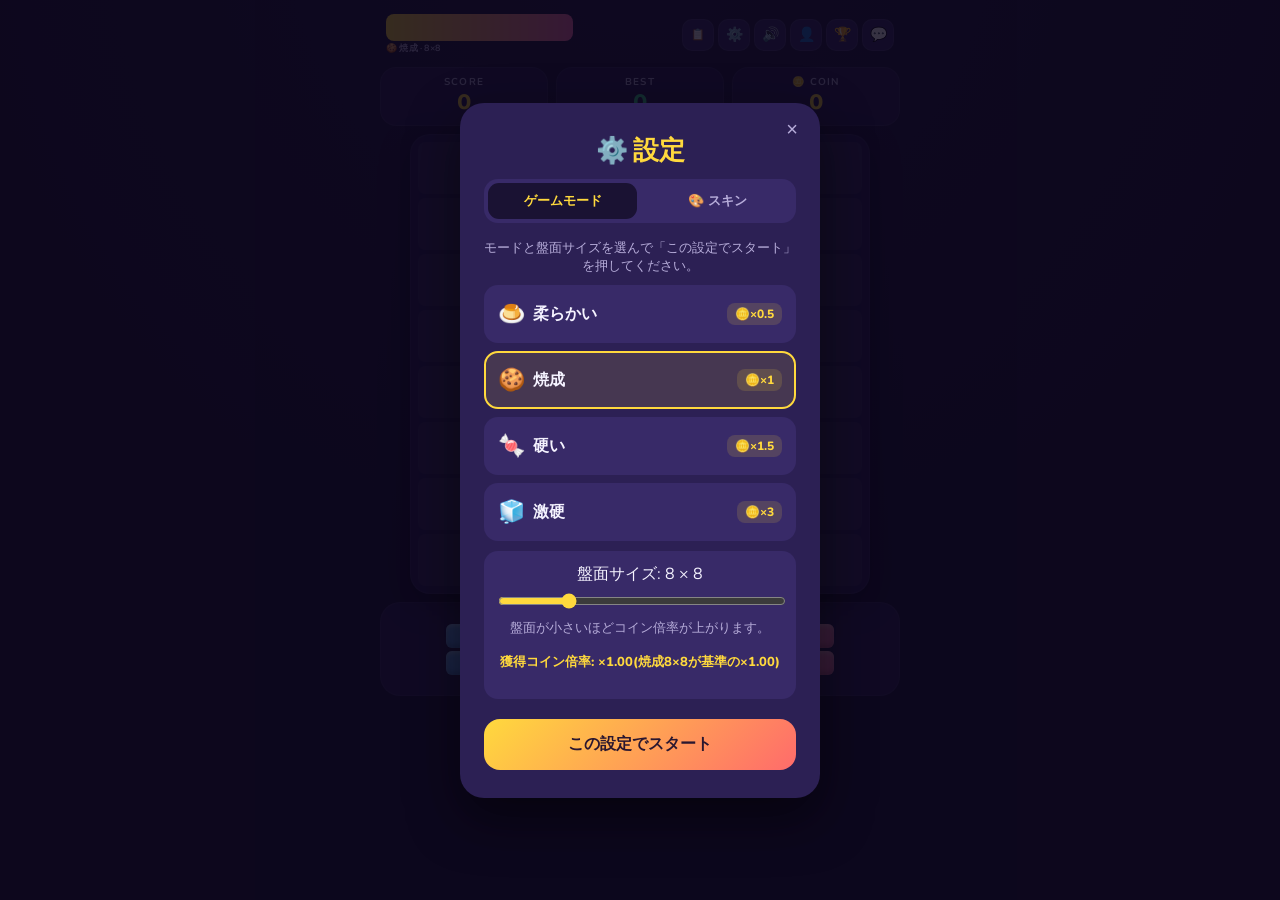
<file: frontend/index.html>
<!DOCTYPE html>
<html lang="ja">
<head>
<meta charset="UTF-8">
<meta name="viewport" content="width=device-width, initial-scale=1.0, maximum-scale=1.0, user-scalable=no, viewport-fit=cover">
<title>キャンディブラスト</title>
<link rel="preconnect" href="https://fonts.googleapis.com">
<link href="https://fonts.googleapis.com/css2?family=Baloo+2:wght@500;700;800&family=Nunito:wght@400;600;700;800&display=swap" rel="stylesheet">
<style>
  :root{
    --bg-deep:#1a1233; --bg-deep2:#241a45;
    --panel:#2c2054; --panel-light:#382a68;
    --gold:#FFD93D; --coral:#FF6B6B; --mint:#3DDC97;
    --blue:#4D96FF; --purple:#B18CFF; --pink:#FF6FB5; --lime:#C6E62D;
    --text:#F5F3FF; --text-dim:#B7ADDA;
  }
  *{box-sizing:border-box; -webkit-tap-highlight-color:transparent;}
  html,body{
    margin:0; padding:0; height:100%;
    background:radial-gradient(circle at 50% -10%, var(--bg-deep2), var(--bg-deep) 60%);
    font-family:'Nunito', sans-serif; color:var(--text);
    overflow:hidden; touch-action:none; user-select:none;
    touch-action: pan-x pan-y;
    -webkit-text-size-adjust: 100%;
  }
  img, canvas, video, iframe { max-width:100%; touch-action:none; }
  #app{ display:flex; flex-direction:column; align-items:center; height:100%; width:100%;
    padding: max(10px, env(safe-area-inset-top)) 12px max(10px, env(safe-area-inset-bottom)); gap:8px; }
  header{ width:100%; max-width:520px; display:flex; align-items:center; justify-content:space-between; padding:4px 6px; gap:8px; flex-wrap:nowrap; }
  .title-wrap{ display:flex; flex-direction:column; gap:1px; flex-shrink:0; }
  .title{ 
    font-family:'Baloo 2', sans-serif; font-weight:800; font-size:clamp(13px, 2.8vw, 18px);
    background:linear-gradient(90deg, var(--gold), var(--pink)); 
    -webkit-background-clip:text; background-clip:text; color:transparent;
    cursor: pointer;
    padding: 2px 6px;
    border-radius: 8px;
    transition: background 0.2s ease;
    display: inline-flex;
    align-items: center;
    gap: 3px;
    line-height: 1.3;
    white-space:nowrap;
  }
  .title:hover{ background:rgba(255,255,255,0.08); }
  .title::before{ content:"← "; font-size:0.75em; }
  .mode-badge{ font-size:9px; color:var(--text-dim); font-weight:700; letter-spacing:0.2px; white-space:nowrap; }
  .header-right{ display:flex; align-items:center; gap:4px; flex-shrink:0; }
  .icon-btn{ width:32px;height:32px;border-radius:10px; background:var(--panel-light);
    border:1px solid rgba(255,255,255,0.08); display:flex;align-items:center;justify-content:center; font-size:14px; cursor:pointer; flex-shrink:0; }
  .pill-btn{ height:32px; border-radius:10px; background:var(--panel-light); border:1px solid rgba(255,255,255,0.08);
    display:flex; align-items:center; gap:4px; padding:0 8px; font-size:11px; font-weight:700; cursor:pointer; color:var(--text); white-space:nowrap; }

  .scoreboard{ width:100%; max-width:520px; display:flex; gap:8px; }
  .score-card{ flex:1; background:var(--panel); border-radius:16px; padding:7px 10px; text-align:center;
    border:1px solid rgba(255,255,255,0.06); }
  .score-card .label{ font-size:10px; letter-spacing:1.2px; color:var(--text-dim); font-weight:700; text-transform:uppercase; }
  .score-card .value{ font-family:'Baloo 2', sans-serif; font-size:clamp(18px,4.6vw,24px); font-weight:700; color:var(--gold); line-height:1.2; }
  .score-card.best .value{ color:var(--mint); }
  .score-card.coins .value{ color:var(--gold); }

  #board-wrap{ position:relative; width:min(90vw, 54vh, 460px); aspect-ratio:1/1; }
  #board{ position:relative; width:100%; height:100%; display:grid; grid-template-columns:repeat(8,1fr);
    grid-template-rows:repeat(8,1fr); gap:4px; background:var(--panel); border-radius:20px; padding:8px;
    box-shadow: 0 10px 30px rgba(0,0,0,0.35), inset 0 0 0 1px rgba(255,255,255,0.05); }
  .cell{ border-radius:7px; background:rgba(255,255,255,0.055); position:relative; transition:background 0.12s ease; }
  .cell.filled{ box-shadow: inset 0 3px 6px rgba(255,255,255,0.35), inset 0 -4px 8px rgba(0,0,0,0.25); }
  .cell.preview-ok{ background: rgba(61,220,151,0.35); }
  .cell.preview-bad{ background: rgba(255,107,107,0.35); }
  @keyframes popIn{ 0%{ transform:scale(0.5); opacity:0.4; } 60%{ transform:scale(1.08); opacity:1; } 100%{ transform:scale(1); } }
  .cell.just-placed{ animation:popIn 0.18s ease-out; }
  @keyframes clearFlash{ 0%{ filter:brightness(1); transform:scale(1); opacity:1; } 40%{ filter:brightness(2.2); transform:scale(1.12); }
    100%{ filter:brightness(2.2); transform:scale(0.2); opacity:0; } }
  .cell.clearing{ animation:clearFlash 0.38s ease-in forwards; z-index:5; }

  #tray{ width:100%; max-width:520px; display:flex; justify-content:space-between; align-items:center; gap:6px;
    background:var(--panel); border-radius:20px; padding:10px; min-height:90px; box-shadow: inset 0 0 0 1px rgba(255,255,255,0.05); }
  .tray-slot{ flex:1; display:flex; align-items:center; justify-content:center; min-height:74px; border-radius:14px; position:relative; }
  .tray-slot.dragging-source{ opacity:0.15; }
  .piece-grid{ display:grid; gap:3px; pointer-events:none; }
  .piece-cell{ border-radius:6px; box-shadow: inset 0 2px 4px rgba(255,255,255,0.4), inset 0 -3px 5px rgba(0,0,0,0.2); }
  .piece-cell.empty{ visibility:hidden; }

  #ghost{ position:fixed; left:0; top:0; display:grid; gap:4px; pointer-events:none; z-index:999;
    filter:drop-shadow(0 10px 16px rgba(0,0,0,0.45)); }
  .ghost-cell{ border-radius:7px; box-shadow: inset 0 3px 6px rgba(255,255,255,0.4), inset 0 -4px 8px rgba(0,0,0,0.25); }
  .ghost-cell.empty{ visibility:hidden; }

  .combo-text{ position:absolute; left:50%; top:38%; transform:translate(-50%,-50%) scale(0.4);
    font-family:'Baloo 2', sans-serif; font-weight:800; font-size:clamp(20px,6.5vw,34px); color:var(--gold);
    text-shadow:0 0 12px rgba(255,217,61,0.8), 0 3px 0 rgba(0,0,0,0.35); opacity:0; z-index:20; white-space:nowrap; pointer-events:none; text-align:center; }
  @keyframes comboPop{ 0%{ opacity:0; transform:translate(-50%,-50%) scale(0.4) rotate(-4deg); }
    25%{ opacity:1; transform:translate(-50%,-50%) scale(1.15) rotate(2deg); }
    70%{ opacity:1; transform:translate(-50%,-60%) scale(1.0) rotate(0deg); }
    100%{ opacity:0; transform:translate(-50%,-90%) scale(0.9) rotate(0deg); } }
  .combo-text.show{ animation:comboPop 0.9s ease-out forwards; }
  .combo-text.bonus{ animation:comboPop 0.9s ease-out forwards; color:var(--mint); }

  .coin-float{ position:fixed; font-family:'Baloo 2',sans-serif; font-weight:700; color:var(--gold); font-size:18px;
    z-index:40; pointer-events:none; text-shadow:0 2px 4px rgba(0,0,0,0.4); }
  @keyframes coinFloat{ 0%{ opacity:1; transform:translateY(0);} 100%{ opacity:0; transform:translateY(-46px);} }

  .confetti{ position:fixed; width:8px; height:8px; border-radius:2px; pointer-events:none; z-index:30; }
  @keyframes confettiBurst{ to{ transform: translate(var(--dx), var(--dy)) rotate(var(--rot)); opacity:0; } }

  #overlay, #modalOverlay{ position:fixed; inset:0; background:rgba(10,6,25,0.82); display:none; align-items:center; justify-content:center; z-index:200; padding:16px; }
  #overlay.show, #modalOverlay.show{ display:flex; }
  .panel-box{ background:var(--panel); border-radius:24px; padding:28px 24px; text-align:center; width:min(90vw, 360px);
    box-shadow:0 20px 50px rgba(0,0,0,0.5); max-height:88vh; overflow-y:auto; }
  .panel-box h2{ font-family:'Baloo 2', sans-serif; font-size:26px; margin:0 0 6px; color:var(--coral); }
  .panel-box .final-score{ font-family:'Baloo 2', sans-serif; font-size:40px; color:var(--gold); margin:8px 0; }
  .panel-box .sub{ color:var(--text-dim); font-size:13px; margin-bottom:16px; }
  .primary-btn{ background:linear-gradient(135deg, var(--gold), var(--coral)); border:none; border-radius:16px;
    padding:13px 26px; font-family:'Baloo 2', sans-serif; font-weight:700; font-size:16px; color:#2a1730; cursor:pointer; width:100%; margin-top:6px; }
  .ghost-btn{ background:transparent; border:1px solid rgba(255,255,255,0.15); border-radius:16px; padding:11px 20px;
    font-weight:700; font-size:14px; color:var(--text); cursor:pointer; width:100%; margin-top:8px; }

  .tab-row{ display:flex; gap:6px; margin-bottom:16px; background:var(--panel-light); border-radius:14px; padding:4px; flex-wrap:wrap; }
  .tab-btn{ flex:1; border:none; background:transparent; color:var(--text-dim); font-weight:700; font-size:13px;
    padding:9px 4px; border-radius:11px; cursor:pointer; min-width:50px; }
  .tab-btn.active{ background:var(--bg-deep); color:var(--gold); }
  .auth-form{ display:none; flex-direction:column; gap:10px; text-align:left; }
  .auth-form.active{ display:flex; }
  .auth-form label{ font-size:12px; color:var(--text-dim); font-weight:700; }
  .auth-form input{ width:100%; padding:11px 12px; border-radius:12px; border:1px solid rgba(255,255,255,0.12);
    background:var(--bg-deep2); color:var(--text); font-size:15px; font-family:'Nunito',sans-serif; }
  .auth-form input:focus{ outline:2px solid var(--gold); }
  .auth-msg{ font-size:12.5px; min-height:16px; margin-top:2px; }
  .auth-msg.error{ color:var(--coral); }
  .auth-msg.ok{ color:var(--mint); }
  .close-x{ position:absolute; top:14px; right:16px; font-size:20px; color:var(--text-dim); cursor:pointer; background:none; border:none; }

  .quest-item{ background:var(--panel-light); border-radius:14px; padding:12px; text-align:left; margin-bottom:10px; }
  .quest-item .qtitle{ font-weight:700; font-size:14px; margin-bottom:6px; }
  .quest-bar-bg{ background:rgba(255,255,255,0.1); border-radius:8px; height:8px; overflow:hidden; margin-bottom:8px; }
  .quest-bar-fill{ background:linear-gradient(90deg, var(--mint), var(--lime)); height:100%; border-radius:8px; transition:width 0.3s ease; }
  .quest-foot{ display:flex; justify-content:space-between; align-items:center; font-size:12px; color:var(--text-dim); }
  .claim-btn{ background:var(--gold); border:none; border-radius:10px; padding:6px 12px; font-weight:800; font-size:12px; color:#2a1730; cursor:pointer; }
  .claim-btn:disabled{ background:rgba(255,255,255,0.15); color:var(--text-dim); cursor:default; }

  .mode-card{ background:var(--panel-light); border-radius:14px; padding:12px; margin-bottom:8px; text-align:left;
    cursor:pointer; border:2px solid transparent; transition:border-color 0.15s ease, background 0.15s ease; }
  .mode-card.selected{ border-color:var(--gold); background:rgba(255,217,61,0.12); }
  .mode-card-head{ display:flex; align-items:center; gap:8px; font-weight:800; font-size:16px; }
  .mode-emoji{ font-size:22px; }
  .coin-tag{ margin-left:auto; font-size:12px; font-weight:800; color:var(--gold); background:rgba(255,217,61,0.14);
    border-radius:8px; padding:3px 8px; }
  .size-row{ background:var(--panel-light); border-radius:14px; padding:12px; margin:10px 0 14px; }
  .size-row input[type=range]{ width:100%; accent-color:var(--gold); margin-top:6px; }
  .size-row input[type=range]:disabled{ opacity:0.4; }

  .skin-swatches{ display:flex; gap:5px; }
  .swatch{ width:20px; height:20px; border-radius:50%; box-shadow: inset 0 2px 3px rgba(255,255,255,0.4), inset 0 -2px 3px rgba(0,0,0,0.2); }

  .admin-setting-item {
    background: var(--panel-light);
    border-radius: 14px;
    padding: 12px;
    margin-bottom: 10px;
    text-align: left;
  }
  .admin-setting-item .label-row {
    display: flex;
    justify-content: space-between;
    align-items: center;
    margin-bottom: 6px;
  }
  .admin-setting-item .label-row span {
    font-weight: 700;
    font-size: 14px;
  }
  .admin-setting-item input[type="text"] {
    width: 100%;
    padding: 8px 12px;
    border-radius: 10px;
    border: 1px solid rgba(255,255,255,0.12);
    background: var(--bg-deep2);
    color: var(--text);
    font-size: 14px;
    font-family: 'Nunito', sans-serif;
    margin-bottom: 6px;
  }
  .admin-setting-item input[type="text"]:focus {
    outline: 2px solid var(--gold);
  }
  .toggle-switch {
    position: relative;
    width: 48px;
    height: 28px;
    background: rgba(255,255,255,0.15);
    border-radius: 14px;
    cursor: pointer;
    transition: background 0.3s ease;
    flex-shrink: 0;
  }
  .toggle-switch.active {
    background: var(--gold);
  }
  .toggle-switch .knob {
    position: absolute;
    top: 3px;
    left: 3px;
    width: 22px;
    height: 22px;
    background: white;
    border-radius: 50%;
    transition: transform 0.3s ease;
    box-shadow: 0 2px 4px rgba(0,0,0,0.3);
  }
  .toggle-switch.active .knob {
    transform: translateX(20px);
  }
  .block-grid-preview {
    display: grid;
    gap: 2px;
    margin-top: 4px;
  }
  .block-grid-preview .block-cell {
    aspect-ratio: 1/1;
    border-radius: 3px;
    background: var(--gold);
  }
  .block-grid-preview .block-cell.empty {
    background: transparent;
  }
  .cmd-output {
    background: var(--bg-deep2);
    border-radius: 10px;
    padding: 10px;
    margin-top: 6px;
    font-size: 13px;
    max-height: 150px;
    overflow-y: auto;
    white-space: pre-wrap;
    color: var(--text-dim);
    border: 1px solid rgba(255,255,255,0.05);
    font-family: 'Courier New', monospace;
    text-align: left;
  }
  .cmd-output .success { color: var(--mint); }
  .cmd-output .error { color: var(--coral); }
  .cmd-output .info { color: var(--gold); }
  .ranking-tab-content { display: none; }
  .ranking-tab-content.active { display: block; }
</style>
</head>
<body>
<div id="app">
  <header>
    <div class="title-wrap">
      <div class="title" id="backButton">キャンディブラスト</div>
      <div class="mode-badge" id="modeBadge"></div>
    </div>
    <div class="header-right">
      <div class="pill-btn" id="questBtn">📋</div>
      <div class="icon-btn" id="settingsBtn" title="設定">⚙️</div>
      <div class="icon-btn" id="soundBtn">🔊</div>
      <div class="icon-btn" id="accountBtn">👤</div>
      <div class="icon-btn" id="rankingBtn" title="ランキング">🏆</div>
      <div class="icon-btn" id="adminPanelBtn" title="管理者パネル" style="display:none;">🔧</div>
      <div class="icon-btn" id="chatBtn" title="チャット">💬</div>
    </div>
  </header>

  <div class="scoreboard">
    <div class="score-card"><div class="label">score</div><div class="value" id="scoreVal">0</div></div>
    <div class="score-card best"><div class="label">best</div><div class="value" id="bestVal">0</div></div>
    <div class="score-card coins"><div class="label">🪙 coin</div><div class="value" id="coinVal">0</div></div>
  </div>

  <div id="board-wrap">
    <div id="board"></div>
    <div class="combo-text" id="comboText"></div>
  </div>

  <div id="tray"></div>
</div>

<div id="ghost" style="display:none;"></div>

<div id="overlay">
  <div class="panel-box">
    <h2>🔥 ゲームオーバー</h2>
    <div class="final-score" id="finalScore">0</div>
    <div class="sub" id="newBestNote">お疲れさまでした！</div>
    <div class="sub" id="coinEarnedNote" style="color:var(--gold); font-weight:700;"></div>
    <button class="primary-btn" id="restartBtn">もう一度</button>
  </div>
</div>

<div id="modalOverlay">
  <div class="panel-box" id="modalBox" style="position:relative;">
    <button class="close-x" id="modalClose">×</button>
    <div id="modalContent"></div>
  </div>
</div>

<script>
(function(){
  // ===================== 設定 =====================
  const API_BASE_URL = 'https://candyblast-server.onrender.com';

  // ===================== ズーム無効化 =====================
  document.addEventListener('gesturestart', function(e) { e.preventDefault(); });
  document.addEventListener('gesturechange', function(e) { e.preventDefault(); });
  document.addEventListener('gestureend', function(e) { e.preventDefault(); });

  // ===================== 戻るボタン =====================
  document.getElementById('backButton').addEventListener('click', function(e) {
    e.preventDefault();
    if (confirm('本当に戻りますか？\nゲームの進行は保存されません。')) {
      window.location.href = 'https://my-link-portal.onrender.com';
    }
  });

  // ===================== ゲーム本体 =====================
  let SIZE = 8;
  const COLORS = [
    {bg:'linear-gradient(135deg,#FF8B8B,#FF6B6B)'},
    {bg:'linear-gradient(135deg,#5FE3B3,#3DDC97)'},
    {bg:'linear-gradient(135deg,#6FB0FF,#4D96FF)'},
    {bg:'linear-gradient(135deg,#C9A8FF,#B18CFF)'},
    {bg:'linear-gradient(135deg,#FF95C9,#FF6FB5)'},
    {bg:'linear-gradient(135deg,#E1F065,#C6E62D)'},
    {bg:'linear-gradient(135deg,#FFE270,#FFD93D)'}
  ];

  const MODES = {
    soft:    { label:'柔らかい', emoji:'🍮' },
    baked:   { label:'焼成',     emoji:'🍪' },
    hard:    { label:'硬い',     emoji:'🍬' },
    extreme: { label:'激硬',     emoji:'🧊' }
  };
  let currentMode = 'baked';

  const MODE_COIN_MULT = { soft:0.5, baked:1.0, hard:1.5, extreme:3.0 };
  function sizeCoinMult(size){ return 8 / size; }
  function coinMultiplier(mode, size){
    const m = mode || currentMode, s = (m==='extreme') ? 8 : (size || SIZE);
    return MODE_COIN_MULT[m] * sizeCoinMult(s);
  }

  // ===================== スキン =====================
  const SKINS = [
    { id:'default', name:'ミッドナイトキャンディ', price:0, desc:'定番のパープル×ゴールドの夜空テーマ。',
      vars:{ '--bg-deep':'#1a1233','--bg-deep2':'#241a45','--panel':'#2c2054','--panel-light':'#382a68',
        '--gold':'#FFD93D','--coral':'#FF6B6B','--mint':'#3DDC97','--blue':'#4D96FF','--purple':'#B18CFF',
        '--pink':'#FF6FB5','--lime':'#C6E62D','--text':'#F5F3FF','--text-dim':'#B7ADDA' },
      titleGrad:'linear-gradient(90deg, #FFD93D, #FF6FB5)',
      colors:[
        {bg:'linear-gradient(135deg,#FF8B8B,#FF6B6B)'},{bg:'linear-gradient(135deg,#5FE3B3,#3DDC97)'},
        {bg:'linear-gradient(135deg,#6FB0FF,#4D96FF)'},{bg:'linear-gradient(135deg,#C9A8FF,#B18CFF)'},
        {bg:'linear-gradient(135deg,#FF95C9,#FF6FB5)'},{bg:'linear-gradient(135deg,#E1F065,#C6E62D)'},
        {bg:'linear-gradient(135deg,#FFE270,#FFD93D)'}
      ] },
    { id:'sunset', name:'サンセットソーダ', price:150, desc:'夕焼けとクリームソーダの暖色パレット。',
      vars:{ '--bg-deep':'#2b1024','--bg-deep2':'#4a1730','--panel':'#5c2038','--panel-light':'#742a44',
        '--gold':'#FFB74D','--coral':'#FF6B4A','--mint':'#FFD97D','--blue':'#FF8F6B','--purple':'#FF9AA8',
        '--pink':'#FF5E8E','--lime':'#FFDD6B','--text':'#FFF3E8','--text-dim':'#E3AFAF' },
      titleGrad:'linear-gradient(90deg,#FFB74D,#FF5E8E)',
      colors:[
        {bg:'linear-gradient(135deg,#FFB199,#FF7B54)'},{bg:'linear-gradient(135deg,#FFD97D,#FFB74D)'},
        {bg:'linear-gradient(135deg,#FF9AA8,#FF5E8E)'},{bg:'linear-gradient(135deg,#FFCF6B,#FF9A3C)'},
        {bg:'linear-gradient(135deg,#FF8AAE,#E8497A)'},{bg:'linear-gradient(135deg,#FFE29A,#FFC15E)'},
        {bg:'linear-gradient(135deg,#FF7E67,#E8503A)'}
      ] },
    { id:'ocean', name:'ディープオーシャン', price:200, desc:'深海の静けさをまとったブルー×ティール。',
      vars:{ '--bg-deep':'#07161f','--bg-deep2':'#0c2733','--panel':'#123444','--panel-light':'#1a4557',
        '--gold':'#4DE0E0','--coral':'#FF8A65','--mint':'#3DDCC0','--blue':'#4DA6FF','--purple':'#6FA8DC',
        '--pink':'#5FC9E8','--lime':'#7FE0C6','--text':'#EAFBFF','--text-dim':'#8FC4D6' },
      titleGrad:'linear-gradient(90deg,#4DE0E0,#4DA6FF)',
      colors:[
        {bg:'linear-gradient(135deg,#6FE3D8,#3DDCC0)'},{bg:'linear-gradient(135deg,#6FB0FF,#3E7EDB)'},
        {bg:'linear-gradient(135deg,#7FE0C6,#39B893)'},{bg:'linear-gradient(135deg,#8FD3FF,#4DA6FF)'},
        {bg:'linear-gradient(135deg,#5FC9E8,#2E9BC2)'},{bg:'linear-gradient(135deg,#4DE0E0,#20B2B2)'},
        {bg:'linear-gradient(135deg,#A0F0E6,#5FD6C4)'}
      ] },
    { id:'neon', name:'ネオンナイト', price:300, desc:'漆黒に浮かぶ蛍光カラーのサイバーテーマ。',
      vars:{ '--bg-deep':'#08060f','--bg-deep2':'#120a24','--panel':'#1c1030','--panel-light':'#28163f',
        '--gold':'#F5FF3D','--coral':'#FF3DBB','--mint':'#3DFFD5','--blue':'#3DAFFF','--purple':'#B93DFF',
        '--pink':'#FF3DBB','--lime':'#C6FF3D','--text':'#F2F0FF','--text-dim':'#9C8FCC' },
      titleGrad:'linear-gradient(90deg,#F5FF3D,#FF3DBB)',
      colors:[
        {bg:'linear-gradient(135deg,#FF6DD9,#FF3DBB)'},{bg:'linear-gradient(135deg,#5DFFE0,#3DFFD5)'},
        {bg:'linear-gradient(135deg,#6DC3FF,#3DAFFF)'},{bg:'linear-gradient(135deg,#CE7DFF,#B93DFF)'},
        {bg:'linear-gradient(135deg,#FF7DCF,#FF3DBB)'},{bg:'linear-gradient(135deg,#E0FF6D,#C6FF3D)'},
        {bg:'linear-gradient(135deg,#FBFF6D,#F5FF3D)'}
      ] },
    { id:'sakura', name:'さくらパステル', price:250, desc:'春の花びらのようなやわらかいピンク×白。',
      vars:{ '--bg-deep':'#2a1a22','--bg-deep2':'#3d2530','--panel':'#4a2c3a','--panel-light':'#5c3849',
        '--gold':'#FFC1CC','--coral':'#FF9EB5','--mint':'#C8F0DD','--blue':'#B8D8F0','--purple':'#D9C1EA',
        '--pink':'#FFB3D1','--lime':'#E8F0B8','--text':'#FFF6F8','--text-dim':'#D9AFC0' },
      titleGrad:'linear-gradient(90deg,#FFC1CC,#D9C1EA)',
      colors:[
        {bg:'linear-gradient(135deg,#FFD1DC,#FF9EB5)'},{bg:'linear-gradient(135deg,#D6F5E3,#C8F0DD)'},
        {bg:'linear-gradient(135deg,#D2E7FA,#B8D8F0)'},{bg:'linear-gradient(135deg,#E9D8F5,#D9C1EA)'},
        {bg:'linear-gradient(135deg,#FFC7E0,#FFB3D1)'},{bg:'linear-gradient(135deg,#F1F5C6,#E8F0B8)'},
        {bg:'linear-gradient(135deg,#FFE3EA,#FFC1CC)'}
      ] },
    { id:'goldlux', name:'ゴールドラグジュアリー', price:500, desc:'漆黒とゴールドの高級ジュエリーテーマ。',
      vars:{ '--bg-deep':'#0a0a0a','--bg-deep2':'#161412','--panel':'#211c16','--panel-light':'#332b1f',
        '--gold':'#F5D57A','--coral':'#E8A33D','--mint':'#D4B26A','--blue':'#C9A24A','--purple':'#B8934A',
        '--pink':'#F0C97A','--lime':'#E0C05A','--text':'#FBF3E0','--text-dim':'#B8A582' },
      titleGrad:'linear-gradient(90deg,#F5D57A,#E8A33D)',
      colors:[
        {bg:'linear-gradient(135deg,#F5D57A,#D4A94A)'},{bg:'linear-gradient(135deg,#F0C060,#D89B2E)'},
        {bg:'linear-gradient(135deg,#E8B84A,#C79430)'},{bg:'linear-gradient(135deg,#F5E0A0,#E0BA5A)'},
        {bg:'linear-gradient(135deg,#D9A94E,#B8873A)'},{bg:'linear-gradient(135deg,#F0D890,#DDB758)'},
        {bg:'linear-gradient(135deg,#EFCB74,#C99A3E)'}
      ] }
  ];
  let ownedSkins = ['default'];
  let equippedSkin = 'default';

  const SHAPES = [
    [[0,0]],[[0,0]],
    [[0,0],[0,1]],[[0,0],[0,1]],
    [[0,0],[1,0]],[[0,0],[1,0]],
    [[0,0],[0,1],[0,2]],[[0,0],[1,0],[2,0]],
    [[0,0],[1,0],[1,1]],[[0,0],[0,1],[1,0]],[[0,0],[0,1],[1,1]],[[0,1],[1,0],[1,1]],
    [[0,0],[0,1],[0,2],[0,3]],[[0,0],[1,0],[2,0],[3,0]],
    [[0,0],[0,1],[1,0],[1,1]],[[0,0],[0,1],[1,0],[1,1]],
    [[0,0],[0,1],[0,2],[1,1]],[[1,0],[1,1],[1,2],[0,1]],
    [[0,0],[1,0],[2,0],[1,1]],[[0,1],[1,1],[2,1],[1,0]],
    [[0,0],[1,0],[2,0],[2,1]],[[0,1],[1,1],[2,1],[2,0]],
    [[0,1],[0,2],[1,0],[1,1]],[[0,0],[0,1],[1,1],[1,2]],
    [[0,1],[1,0],[1,1],[1,2],[2,1]],
    [[0,0],[0,1],[0,2],[0,3],[0,4]],[[0,0],[1,0],[2,0],[3,0],[4,0]],
    [[0,0],[0,1],[0,2],[1,0],[1,1],[1,2],[2,0],[2,1],[2,2]]
  ];

  const boardEl = document.getElementById('board');
  const trayEl = document.getElementById('tray');
  const ghostEl = document.getElementById('ghost');
  const scoreValEl = document.getElementById('scoreVal');
  const bestValEl = document.getElementById('bestVal');
  const coinValEl = document.getElementById('coinVal');
  const comboTextEl = document.getElementById('comboText');
  const overlayEl = document.getElementById('overlay');
  const finalScoreEl = document.getElementById('finalScore');
  const newBestNoteEl = document.getElementById('newBestNote');
  const coinEarnedNoteEl = document.getElementById('coinEarnedNote');
  const restartBtn = document.getElementById('restartBtn');
  const soundBtn = document.getElementById('soundBtn');
  const questBtn = document.getElementById('questBtn');
  const settingsBtn = document.getElementById('settingsBtn');
  const modeBadgeEl = document.getElementById('modeBadge');
  const accountBtn = document.getElementById('accountBtn');
  const rankingBtn = document.getElementById('rankingBtn');
  const adminPanelBtn = document.getElementById('adminPanelBtn');
  const chatBtn = document.getElementById('chatBtn');
  const modalOverlay = document.getElementById('modalOverlay');
  const modalContent = document.getElementById('modalContent');
  const modalClose = document.getElementById('modalClose');

  let board = [], cellEls = [], tray = [];
  let score = 0, best = 0, coins = 0, streak = 0, noClearStreak = 0;
  let soundOn = true;
  let dragState = null;

  let adminDisabledBlocks = [];
  let adminSafetyMode = false;

  const DAILY_STATS_DEFAULT = { linesCleared:0, piecesPlaced:0, combos:0, gamesPlayed:0, scoreEarned:0,
    bestSingleGameScore:0, tripleClearCount:0, maxComboStreak:0, hardModeGamesPlayed:0, maxNoClearStreak:0, bigPiecesPlaced:0 };
  let dailyStats = { date:'', ...DAILY_STATS_DEFAULT };
  let quests = [];

  let pendingMode = currentMode, pendingSize = SIZE;
  let authToken = null;
  let currentUserId = null;
  let playTime = 0;
  let playTimeInterval = null;

  // モード別ベストスコア
  let bestScores = { soft:0, baked:0, hard:0, extreme:0 };

  const STORAGE_BEST = 'candyblast-highscore';
  const STORAGE_BEST_SCORES = 'candyblast-bestScores-v1';
  const STORAGE_COINS = 'candyblast-coins';
  const STORAGE_QUESTS = 'candyblast-quests-v1';
  const STORAGE_SETTINGS = 'candyblast-settings-v1';
  const STORAGE_SKINS = 'candyblast-skins-v1';

  // ===================== ランキング用 =====================
  const RANKING_MODES = ['soft', 'baked', 'hard', 'extreme'];
  const RANKING_MODE_LABELS = {
    soft: '🍮 柔らかい',
    baked: '🍪 焼成',
    hard: '🍬 硬い',
    extreme: '🧊 激硬'
  };
  let currentRankingMode = 'soft';

  const RANKING_TYPES = ['score', 'coins', 'playtime'];
  const RANKING_TYPE_LABELS = {
    score: '🏆 スコア',
    coins: '🪙 コイン',
    playtime: '⏱️ プレイ時間'
  };
  let currentRankingType = 'score';
  let rankingPollInterval = null;

  function boardIndex(r,c){ return r*SIZE+c; }
  function todayKey(){ return new Date().toISOString().slice(0,10); }

  // ===================== プレイ時間計測 =====================
  function startPlayTimeTracking() {
    if (playTimeInterval) return;
    playTimeInterval = setInterval(() => { playTime++; }, 1000);
  }
  function stopPlayTimeTracking() {
    if (playTimeInterval) { clearInterval(playTimeInterval); playTimeInterval = null; }
  }
  function syncPlayTime() {
    if (!authToken) return;
    fetch(`${API_BASE_URL}/api/sync`, {
      method: 'POST',
      headers: { 'Content-Type':'application/json', 'Authorization':`Bearer ${authToken}` },
      body: JSON.stringify({ playTime })
    }).catch(() => {});
  }

  // ===================== ボード初期化 =====================
  function initBoard(){
    boardEl.innerHTML = ''; board = []; cellEls = [];
    const gap = SIZE<=8 ? 4 : (SIZE<=12 ? 3 : 2);
    const radius = SIZE<=8 ? 7 : (SIZE<=12 ? 5 : 3);
    boardEl.style.gridTemplateColumns = `repeat(${SIZE},1fr)`;
    boardEl.style.gridTemplateRows = `repeat(${SIZE},1fr)`;
    boardEl.style.gap = gap+'px';
    for(let r=0;r<SIZE;r++){
      for(let c=0;c<SIZE;c++){
        const cell = document.createElement('div');
        cell.className = 'cell';
        cell.style.borderRadius = radius+'px';
        boardEl.appendChild(cell);
        cellEls.push(cell);
        board.push({filled:false, colorIdx:-1});
      }
    }
  }

  function updateModeBadge(){
    const m = MODES[currentMode];
    if(m) modeBadgeEl.textContent = `${m.emoji} ${m.label} · ${SIZE}×${SIZE}`;
  }

  function applyMode(mode, size){
    currentMode = MODES[mode] ? mode : 'baked';
    SIZE = (currentMode==='extreme') ? 8 : Math.min(18, Math.max(5, size||8));
    saveSettings();
    updateModeBadge();
    overlayEl.classList.remove('show');
    score = 0; streak = 0; noClearStreak = 0;
    updateScoreUI();
    initBoard();
    fillTray();
  }

  function randomShapeColor(shape){
    return { shape, colorIdx: Math.floor(Math.random()*COLORS.length), used:false };
  }

  function boardFullnessRatio(){
    let filled = 0;
    for(let i=0;i<board.length;i++) if(board[i].filled) filled++;
    return filled / board.length;
  }

  function countValidPlacements(shape, pool){
    const shapes = pool || SHAPES;
    let count = 0;
    for(let r=0;r<SIZE;r++){
      for(let c=0;c<SIZE;c++){
        if(canPlaceAt(shape, r, c)) count++;
      }
    }
    return count;
  }

  function pickAdaptiveShape(aggressive, pool){
    const shapes = pool || SHAPES;
    const fullness = boardFullnessRatio();
    const threshold = aggressive ? 0.12 : 0.4;
    const maxBias = aggressive ? 6.0 : 3.2;
    const biasPower = fullness < threshold ? (aggressive ? 1.4 : 0) : ((fullness - threshold) / (1 - threshold)) * maxBias;
    if(biasPower <= 0) return shapes[Math.floor(Math.random()*shapes.length)];
    let totalWeight = 0;
    const weights = shapes.map(shape=>{
      const validCount = countValidPlacements(shape, shapes);
      const sizeBonus = 1 / shape.length;
      const weight = Math.pow(validCount + 0.05, biasPower) * (1 + sizeBonus);
      totalWeight += weight;
      return weight;
    });
    let r = Math.random() * totalWeight;
    for(let i=0;i<shapes.length;i++){
      r -= weights[i];
      if(r <= 0) return shapes[i];
    }
    return shapes[shapes.length-1];
  }

  function pickWeightedBigShape(pool){
    const shapes = pool || SHAPES;
    let totalWeight = 0;
    const weights = shapes.map(shape=>{
      const w = Math.pow(shape.length, 2.2);
      totalWeight += w;
      return w;
    });
    let r = Math.random() * totalWeight;
    for(let i=0;i<shapes.length;i++){
      r -= weights[i];
      if(r <= 0) return shapes[i];
    }
    return shapes[shapes.length-1];
  }

  function pickShapeForMode(pool){
    const shapes = pool || SHAPES;
    if(currentMode==='soft') return pickAdaptiveShape(true, shapes);
    if(currentMode==='hard') return shapes[Math.floor(Math.random()*shapes.length)];
    if(currentMode==='extreme') return pickWeightedBigShape(shapes);
    return pickAdaptiveShape(false, shapes);
  }

  function ensurePlayable(){
    if(currentMode==='hard' || currentMode==='extreme') return;
    if(currentMode==='soft'){
      tray.forEach((p,i)=>{
        if(p.used || anyValidPlacement(p.shape)) return;
        let bestShape = null, bestCount = -1;
        SHAPES.forEach(shape=>{
          const c = countValidPlacements(shape);
          if(c > bestCount){ bestCount = c; bestShape = shape; }
        });
        if(bestShape && bestCount > 0) tray[i] = randomShapeColor(bestShape);
      });
      return;
    }
    const anyFits = tray.some(p => !p.used && anyValidPlacement(p.shape));
    if(anyFits) return;
    let bestShape = null, bestCount = -1;
    SHAPES.forEach(shape=>{
      const c = countValidPlacements(shape);
      if(c > bestCount){ bestCount = c; bestShape = shape; }
    });
    if(bestShape && bestCount > 0) tray[0] = randomShapeColor(bestShape);
  }

  function fillTray(){
    let availableShapes = SHAPES;
    if (currentUserId === 'admin' && adminDisabledBlocks.length > 0) {
      availableShapes = SHAPES.filter((_, idx) => !adminDisabledBlocks.includes(idx));
      if (availableShapes.length === 0) availableShapes = SHAPES;
    }
    tray = [
      randomShapeColor(pickShapeForMode(availableShapes)),
      randomShapeColor(pickShapeForMode(availableShapes)),
      randomShapeColor(pickShapeForMode(availableShapes))
    ];
    ensurePlayable();
    renderTray();
    setTimeout(checkGameOver, 50);
  }

  function shapeBounds(shape){
    let maxR=0, maxC=0;
    shape.forEach(([r,c])=>{ maxR=Math.max(maxR,r); maxC=Math.max(maxC,c); });
    return {rows:maxR+1, cols:maxC+1};
  }

  function renderTray(){
    trayEl.innerHTML = '';
    tray.forEach((piece, idx)=>{
      const slot = document.createElement('div');
      slot.className = 'tray-slot';
      slot.dataset.idx = idx;
      if(!piece.used){
        const {rows, cols} = shapeBounds(piece.shape);
        const cellPx = Math.max(14, Math.min(24, Math.floor(68/Math.max(rows,cols))));
        const grid = document.createElement('div');
        grid.className = 'piece-grid';
        grid.style.gridTemplateColumns = `repeat(${cols}, ${cellPx}px)`;
        grid.style.gridTemplateRows = `repeat(${rows}, ${cellPx}px)`;
        for(let r=0;r<rows;r++){
          for(let c=0;c<cols;c++){
            const filled = piece.shape.some(([sr,sc])=>sr===r&&sc===c);
            const cd = document.createElement('div');
            cd.className = 'piece-cell' + (filled?'':' empty');
            if(filled) cd.style.background = COLORS[piece.colorIdx].bg;
            grid.appendChild(cd);
          }
        }
        slot.appendChild(grid);
        slot.addEventListener('pointerdown', (e)=>startDrag(e, idx));
      }
      trayEl.appendChild(slot);
    });
  }

  function canPlaceAt(shape, baseR, baseC){
    for(const [dr,dc] of shape){
      const r = baseR+dr, c = baseC+dc;
      if(r<0||r>=SIZE||c<0||c>=SIZE) return false;
      if(board[boardIndex(r,c)].filled) return false;
    }
    return true;
  }
  function anyValidPlacement(shape){
    for(let r=0;r<SIZE;r++) for(let c=0;c<SIZE;c++) if(canPlaceAt(shape,r,c)) return true;
    return false;
  }
  function checkGameOver(){
    if (currentUserId === 'admin' && adminSafetyMode) {
      if (tray.every(p => p.used)) fillTray();
      return;
    }
    const remaining = tray.filter(p=>!p.used);
    const stillPossible = remaining.some(p=>anyValidPlacement(p.shape));
    if(!stillPossible && remaining.length>0) endGame();
  }

  // ===================== ドラッグ操作 =====================
  function startDrag(e, trayIdx){
    e.preventDefault();
    unlockAudio();
    const piece = tray[trayIdx];
    if(!piece || piece.used) return;
    const boardRect = boardEl.getBoundingClientRect();
    const cellSize = (boardRect.width - 16) / SIZE;
    const {rows, cols} = shapeBounds(piece.shape);
    dragState = { trayIdx, piece, cellSize, boardRect, grabDX: cellSize*0.5, grabDY: cellSize*0.5 + 46, lastValid:false, lastR:-1, lastC:-1 };
    const slot = trayEl.querySelector(`.tray-slot[data-idx="${trayIdx}"]`);
    if(slot) slot.classList.add('dragging-source');
    ghostEl.innerHTML = '';
    ghostEl.style.gridTemplateColumns = `repeat(${cols}, ${cellSize}px)`;
    ghostEl.style.gridTemplateRows = `repeat(${rows}, ${cellSize}px)`;
    for(let r=0;r<rows;r++){
      for(let c=0;c<cols;c++){
        const filled = piece.shape.some(([sr,sc])=>sr===r&&sc===c);
        const gd = document.createElement('div');
        gd.className = 'ghost-cell' + (filled?'':' empty');
        if(filled) gd.style.background = COLORS[piece.colorIdx].bg;
        ghostEl.appendChild(gd);
      }
    }
    ghostEl.style.display = 'grid';
    updateGhostPosition(e.clientX, e.clientY);
    document.addEventListener('pointermove', onDragMove);
    document.addEventListener('pointerup', onDragEnd);
  }

  function updateGhostPosition(x,y){
    ghostEl.style.left = (x - dragState.grabDX) + 'px';
    ghostEl.style.top = (y - dragState.grabDY) + 'px';
  }

  function onDragMove(e){
    if(!dragState) return;
    updateGhostPosition(e.clientX, e.clientY);
    const rect = dragState.boardRect, cs = dragState.cellSize;
    const relX = (e.clientX - dragState.grabDX) - (rect.left+8);
    const relY = (e.clientY - dragState.grabDY) - (rect.top+8);
    const baseC = Math.round(relX / cs), baseR = Math.round(relY / cs);
    const valid = canPlaceAt(dragState.piece.shape, baseR, baseC);
    clearPreview();
    dragState.piece.shape.forEach(([dr,dc])=>{
      const r=baseR+dr, c=baseC+dc;
      if(r>=0&&r<SIZE&&c>=0&&c<SIZE) cellEls[boardIndex(r,c)].classList.add(valid?'preview-ok':'preview-bad');
    });
    dragState.lastValid = valid; dragState.lastR = baseR; dragState.lastC = baseC;
  }
  function clearPreview(){ cellEls.forEach(cell=>cell.classList.remove('preview-ok','preview-bad')); }

  function onDragEnd(e){
    document.removeEventListener('pointermove', onDragMove);
    document.removeEventListener('pointerup', onDragEnd);
    if(!dragState) return;
    const {piece, trayIdx, lastValid, lastR, lastC} = dragState;
    clearPreview();
    ghostEl.style.display = 'none';
    const slot = trayEl.querySelector(`.tray-slot[data-idx="${trayIdx}"]`);
    if(slot) slot.classList.remove('dragging-source');
    if(lastValid) commitPlacement(piece, lastR, lastC, trayIdx);
    dragState = null;
  }

  function commitPlacement(piece, baseR, baseC, trayIdx){
    piece.shape.forEach(([dr,dc])=>{
      const r=baseR+dr, c=baseC+dc, idx = boardIndex(r,c);
      board[idx] = {filled:true, colorIdx:piece.colorIdx};
      const cellEl = cellEls[idx];
      cellEl.className = 'cell filled just-placed';
      cellEl.style.background = COLORS[piece.colorIdx].bg;
    });
    playSound('place');
    addScore(piece.shape.length);
    dailyStats.piecesPlaced += 1;
    if(piece.shape.length >= 5) dailyStats.bigPiecesPlaced = (dailyStats.bigPiecesPlaced||0) + 1;
    tray[trayIdx].used = true;
    renderTray();
    setTimeout(()=>{ resolveLines(); }, 80);
  }

  function resolveLines(){
    const fullRows = [], fullCols = [];
    for(let r=0;r<SIZE;r++){ let full=true; for(let c=0;c<SIZE;c++) if(!board[boardIndex(r,c)].filled){ full=false; break; } if(full) fullRows.push(r); }
    for(let c=0;c<SIZE;c++){ let full=true; for(let r=0;r<SIZE;r++) if(!board[boardIndex(r,c)].filled){ full=false; break; } if(full) fullCols.push(c); }
    const linesCleared = fullRows.length + fullCols.length;
    if(linesCleared>0){
      streak++;
      noClearStreak = 0;
      dailyStats.linesCleared += linesCleared;
      dailyStats.maxComboStreak = Math.max(dailyStats.maxComboStreak||0, streak);
      if(linesCleared>=2) dailyStats.combos += 1;
      if(linesCleared>=3) dailyStats.tripleClearCount = (dailyStats.tripleClearCount||0) + 1;
      const cellsToClear = new Set();
      fullRows.forEach(r=>{ for(let c=0;c<SIZE;c++) cellsToClear.add(boardIndex(r,c)); });
      fullCols.forEach(c=>{ for(let r=0;r<SIZE;r++) cellsToClear.add(boardIndex(r,c)); });
      cellsToClear.forEach(idx=>{ cellEls[idx].classList.add('clearing'); spawnConfetti(cellEls[idx]); });
      playSound('clear');
      const lineScore = linesCleared*10*linesCleared;
      const streakBonus = streak>1 ? streak*5 : 0;
      addScore(lineScore + streakBonus);
      showCombo(linesCleared, streak);
      updateQuestProgress();

      const totalFilled = board.reduce((sum, cell) => sum + (cell.filled ? 1 : 0), 0);
      if (totalFilled === 0 && linesCleared > 0) {
        const bonus = linesCleared * 50 + 100;
        addScore(bonus);
        showComboText(`✨ 全消しボーナス +${bonus}点!`);
      }

      setTimeout(()=>{
        cellsToClear.forEach(idx=>{ board[idx] = {filled:false, colorIdx:-1}; cellEls[idx].className='cell'; cellEls[idx].style.background=''; });
        if(tray.every(p=>p.used)) fillTray(); else checkGameOver();
      }, 360);
    } else {
      streak = 0;
      noClearStreak++;
      dailyStats.maxNoClearStreak = Math.max(dailyStats.maxNoClearStreak||0, noClearStreak);
      if(tray.every(p=>p.used)) fillTray(); else checkGameOver();
    }
  }

  function showCombo(linesCleared, streakVal){
    if(linesCleared<2 && streakVal<2) return;
    let msg = '';
    if(linesCleared>=2) msg = `COMBO x${linesCleared}!`;
    if(streakVal>=2) msg += (msg?'  ':'') + `🔥x${streakVal}`;
    comboTextEl.textContent = msg;
    comboTextEl.className = 'combo-text show';
    setTimeout(() => { comboTextEl.className = 'combo-text'; }, 900);
  }

  function showComboText(msg){
    comboTextEl.textContent = msg;
    comboTextEl.className = 'combo-text bonus show';
    setTimeout(() => { comboTextEl.className = 'combo-text'; }, 900);
  }

  function spawnConfetti(cellEl){
    const rect = cellEl.getBoundingClientRect();
    const cx = rect.left+rect.width/2, cy = rect.top+rect.height/2;
    for(let i=0;i<5;i++){
      const p = document.createElement('div');
      p.className='confetti';
      p.style.background = COLORS[Math.floor(Math.random()*COLORS.length)].bg;
      p.style.left=cx+'px'; p.style.top=cy+'px';
      const angle=Math.random()*Math.PI*2, dist=40+Math.random()*50;
      p.style.setProperty('--dx', Math.cos(angle)*dist+'px');
      p.style.setProperty('--dy', Math.sin(angle)*dist+'px');
      p.style.setProperty('--rot', (Math.random()*360)+'deg');
      p.style.animation='confettiBurst 0.55s ease-out forwards';
      document.body.appendChild(p);
      setTimeout(()=>p.remove(),600);
    }
  }

  function floatCoin(amount){
    const rect = boardEl.getBoundingClientRect();
    const el = document.createElement('div');
    el.className='coin-float';
    el.textContent = `+${amount}🪙`;
    el.style.left = (rect.left+rect.width/2-20)+'px';
    el.style.top = (rect.top+rect.height/2)+'px';
    el.style.animation='coinFloat 0.9s ease-out forwards';
    document.body.appendChild(el);
    setTimeout(()=>el.remove(),950);
  }

  // ===================== スコア周り（リアルタイム同期対応） =====================
  let lastSyncTime = 0;
  function syncBestScore() {
    if (!authToken) return;
    // 現在のモードのベストを更新
    const currentBest = bestScores[currentMode] || 0;
    if (score > currentBest) {
      bestScores[currentMode] = score;
      // 全体ベストも更新（表示用）
      best = Math.max(best, score);
      bestValEl.textContent = best;
      saveBestScores();
      // サーバーへ送信（スロットリング: 2秒に1回まで）
      const now = Date.now();
      if (now - lastSyncTime > 2000) {
        lastSyncTime = now;
        syncToServer();
      }
    }
  }

  function addScore(amount){
    score += amount;
    dailyStats.scoreEarned += amount;
    dailyStats.bestSingleGameScore = Math.max(dailyStats.bestSingleGameScore||0, score);
    updateScoreUI();
    // リアルタイムでベストスコアを同期（必要に応じて）
    syncBestScore();
  }

  function updateScoreUI(){
    scoreValEl.textContent = score;
    // bestはbestScoresから最大値を更新（表示用）
    const maxBest = Math.max(bestScores.soft, bestScores.baked, bestScores.hard, bestScores.extreme);
    if (maxBest > best) {
      best = maxBest;
      saveBestScores();
    }
    bestValEl.textContent = best;
  }
  function updateCoinUI(){ coinValEl.textContent = coins; saveCoins(coins); }

  function awardGameEndCoins(){
    const earned = Math.floor((score/50) * coinMultiplier());
    if(earned>0){ coins += earned; updateCoinUI(); floatCoin(earned); }
    return earned;
  }

  // ===================== ベストスコア永続化 =====================
  async function loadBestScores(){
    try{
      const res = await window.storage.get(STORAGE_BEST_SCORES, false);
      if(res && res.value){
        const parsed = JSON.parse(res.value);
        if(parsed.soft !== undefined) bestScores = parsed;
      }
    }catch(err){}
    // 全体ベストは最大値
    best = Math.max(bestScores.soft, bestScores.baked, bestScores.hard, bestScores.extreme);
    bestValEl.textContent = best;
  }
  async function saveBestScores(){
    try{ await window.storage.set(STORAGE_BEST_SCORES, JSON.stringify(bestScores), false); }catch(err){}
    // 全体ベストも保存（互換性のため）
    const overall = Math.max(bestScores.soft, bestScores.baked, bestScores.hard, bestScores.extreme);
    await saveBest(overall);
  }
  async function loadBest(){
    try{ const res = await window.storage.get(STORAGE_BEST, false); if(res && res.value) best = parseInt(res.value,10)||0; }catch(err){ best=0; }
    bestValEl.textContent = best;
  }
  async function saveBest(val){ try{ await window.storage.set(STORAGE_BEST, String(val), false); }catch(err){} }
  async function loadCoins(){
    try{ const res = await window.storage.get(STORAGE_COINS, false); if(res && res.value) coins = parseInt(res.value,10)||0; }catch(err){ coins=0; }
    coinValEl.textContent = coins;
  }
  async function saveCoins(val){ try{ await window.storage.set(STORAGE_COINS, String(val), false); }catch(err){} }

  // ===================== クエスト =====================
  const QUEST_POOL = [
    { id:'singleScore400', desc:'1回のプレイでスコア400点以上を叩き出す', statKey:'bestSingleGameScore', target:400, reward:50 },
    { id:'tripleClear', desc:'1回の設置で3ライン以上同時に消す(トリプルクリア)', statKey:'tripleClearCount', target:1, reward:70 },
    { id:'comboStreak4', desc:'1回のプレイでコンボストリークを4連続つなげる', statKey:'maxComboStreak', target:4, reward:65 },
    { id:'lines25', desc:'ラインを合計25本消す', statKey:'linesCleared', target:25, reward:55 },
    { id:'hardMode1', desc:'「硬い」以上の難易度でゲームを1回プレイし切る', statKey:'hardModeGamesPlayed', target:1, reward:45 },
    { id:'pieces60', desc:'ピースを合計60個配置する', statKey:'piecesPlaced', target:60, reward:40 },
    { id:'score600total', desc:'1日の合計スコアを600点稼ぐ', statKey:'scoreEarned', target:600, reward:50 },
    { id:'noClearStreak10', desc:'ラインを消さずにピースを10個連続で置く我慢比べ', statKey:'maxNoClearStreak', target:10, reward:60 },
    { id:'bigPiece5', desc:'5マス以上の大きいブロックを5個配置する', statKey:'bigPiecesPlaced', target:5, reward:55 },
    { id:'play3', desc:'ゲームを3回プレイする', statKey:'gamesPlayed', target:3, reward:30 }
  ];

  function pickDailyQuests(){
    const pool = [...QUEST_POOL];
    const picked = [];
    for(let i=0;i<3 && pool.length>0;i++){
      const idx = Math.floor(Math.random()*pool.length);
      const q = pool.splice(idx,1)[0];
      picked.push({ ...q, progress:0, claimed:false });
    }
    return picked;
  }

  async function loadDailyQuests(){
    const today = todayKey();
    try{
      const res = await window.storage.get(STORAGE_QUESTS, false);
      if(res && res.value){
        const parsed = JSON.parse(res.value);
        if(parsed.date === today){
          dailyStats = { ...DAILY_STATS_DEFAULT, ...parsed.stats, date:today };
          quests = parsed.quests;
          return;
        }
      }
    }catch(err){}
    dailyStats = { date:today, ...DAILY_STATS_DEFAULT };
    quests = pickDailyQuests();
    await saveDailyQuests();
  }

  async function saveDailyQuests(){
    dailyStats.date = todayKey();
    try{ await window.storage.set(STORAGE_QUESTS, JSON.stringify({date:dailyStats.date, stats:dailyStats, quests}), false); }catch(err){}
  }

  function updateQuestProgress(){
    quests.forEach(q=>{ q.progress = dailyStats[q.statKey] || 0; });
    saveDailyQuests();
    if(modalOverlay.classList.contains('show') && modalContent.dataset.mode==='quests') renderQuestModal();
  }

  function claimQuest(id){
    const q = quests.find(q=>q.id===id);
    if(!q || q.claimed || q.progress < q.target) return;
    q.claimed = true;
    coins += q.reward;
    updateCoinUI();
    saveDailyQuests();
    renderQuestModal();
    syncToServer();
  }

  function renderQuestModal(){
    modalContent.dataset.mode = 'quests';
    let html = `<h2 style="color:var(--mint);">📋 デイリークエスト</h2><div class="sub">毎日リセットされます。がんばって集めよう！</div>`;
    quests.forEach(q=>{
      const pct = Math.min(100, Math.floor((q.progress/q.target)*100));
      const done = q.progress >= q.target;
      html += `
        <div class="quest-item">
          <div class="qtitle">${q.desc}</div>
          <div class="quest-bar-bg"><div class="quest-bar-fill" style="width:${pct}%"></div></div>
          <div class="quest-foot">
            <span>${Math.min(q.progress,q.target)} / ${q.target}</span>
            <button class="claim-btn" data-qid="${q.id}" ${(!done||q.claimed)?'disabled':''}>
              ${q.claimed ? '受取済み' : `🪙${q.reward} 受け取る`}
            </button>
          </div>
        </div>`;
    });
    modalContent.innerHTML = html;
    modalContent.querySelectorAll('.claim-btn').forEach(btn=>{
      btn.addEventListener('click', ()=>claimQuest(btn.dataset.qid));
    });
  }

  // ===================== スキン =====================
  function applySkin(id){
    const skin = SKINS.find(s=>s.id===id) || SKINS[0];
    equippedSkin = skin.id;
    Object.entries(skin.vars).forEach(([k,v])=>document.documentElement.style.setProperty(k,v));
    const titleEl = document.querySelector('.title');
    if(titleEl) titleEl.style.background = skin.titleGrad;
    COLORS.length = 0;
    skin.colors.forEach(c=>COLORS.push(c));
    if(cellEls.length){
      board.forEach((cellData, idx)=>{
        if(cellData.filled && COLORS[cellData.colorIdx]) cellEls[idx].style.background = COLORS[cellData.colorIdx].bg;
      });
    }
    renderTray();
  }

  function buySkin(id){
    const skin = SKINS.find(s=>s.id===id);
    if(!skin || ownedSkins.includes(id) || coins < skin.price) return;
    coins -= skin.price;
    ownedSkins.push(id);
    updateCoinUI();
    saveSkinsData();
    syncToServer();
    renderSettingsModal('skin');
  }

  function equipSkin(id){
    if(!ownedSkins.includes(id)) return;
    applySkin(id);
    saveSkinsData();
    renderSettingsModal('skin');
  }

  async function loadSkinsData(){
    try{
      const res = await window.storage.get(STORAGE_SKINS, false);
      if(res && res.value){
        const parsed = JSON.parse(res.value);
        ownedSkins = (parsed.owned && parsed.owned.length) ? parsed.owned : ['default'];
        equippedSkin = parsed.equipped || 'default';
      }
    }catch(err){ ownedSkins = ['default']; equippedSkin = 'default'; }
    applySkin(equippedSkin);
  }

  async function saveSkinsData(){
    try{ await window.storage.set(STORAGE_SKINS, JSON.stringify({owned:ownedSkins, equipped:equippedSkin}), false); }catch(err){}
  }

  // ===================== 設定 =====================
  async function loadSettings(){
    let isFirstTime = true;
    try{
      const res = await window.storage.get(STORAGE_SETTINGS, false);
      if(res && res.value){
        const parsed = JSON.parse(res.value);
        currentMode = MODES[parsed.mode] ? parsed.mode : 'baked';
        SIZE = (currentMode==='extreme') ? 8 : Math.min(18, Math.max(5, parsed.size||8));
        isFirstTime = false;
      }
    }catch(err){}
    return isFirstTime;
  }
  async function saveSettings(){
    try{ await window.storage.set(STORAGE_SETTINGS, JSON.stringify({mode:currentMode, size:SIZE}), false); }catch(err){}
  }

  function renderModeTab(){
    let html = `<div class="sub" style="margin-bottom:10px;">モードと盤面サイズを選んで「この設定でスタート」を押してください。</div>`;
    Object.entries(MODES).forEach(([key, m])=>{
      const selected = pendingMode === key;
      html += `
        <div class="mode-card ${selected?'selected':''}" data-mode="${key}">
          <div class="mode-card-head"><span class="mode-emoji">${m.emoji}</span><span>${m.label}</span>
            <span class="coin-tag">🪙×${MODE_COIN_MULT[key]}</span></div>
        </div>`;
    });
    const sizeNow = pendingMode==='extreme' ? 8 : pendingSize;
    const totalMult = (MODE_COIN_MULT[pendingMode] * sizeCoinMult(sizeNow)).toFixed(2);
    html += `
      <div class="size-row">
        <div class="qtitle" style="margin-bottom:2px;">盤面サイズ: <span id="sizeVal">${sizeNow}</span> × ${sizeNow}</div>
        <input type="range" id="sizeSlider" min="5" max="18" step="1" value="${sizeNow}" ${pendingMode==='extreme'?'disabled':''}>
        <div class="sub" style="margin-top:4px;">${pendingMode==='extreme' ? '激硬モードは8×8で固定です。' : '盤面が小さいほどコイン倍率が上がります。'}</div>
        <div class="sub" style="margin-top:8px; color:var(--gold); font-weight:800;">獲得コイン倍率: ×<span id="totalMultVal">${totalMult}</span>(焼成8×8が基準の×1.00)</div>
      </div>
      <button class="primary-btn" id="applyModeBtn">この設定でスタート</button>`;
    return html;
  }

  function renderSkinTab(){
    let html = `<div class="sub" style="margin-bottom:10px;">🪙 ${coins} 所持中。ゲームで貯めたコインで見た目を変えられます。</div>`;
    SKINS.forEach(skin=>{
      const owned = ownedSkins.includes(skin.id);
      const equipped = equippedSkin === skin.id;
      const canBuy = !owned && coins >= skin.price;
      let btnLabel = equipped ? '装備中' : owned ? '装備する' : (skin.price===0 ? '入手する' : (canBuy ? '購入する' : 'コインが足りません'));
      let btnAction = equipped ? '' : owned ? 'equip' : 'buy';
      html += `
        <div class="quest-item">
          <div class="qtitle">${skin.name}${equipped?' ✅':''}</div>
          <div class="sub" style="margin:2px 0 8px;">${skin.desc}</div>
          <div class="skin-swatches">${skin.colors.map(c=>`<span class="swatch" style="background:${c.bg}"></span>`).join('')}</div>
          <div class="quest-foot" style="margin-top:8px;">
            <span>${skin.price===0 ? '無料' : `🪙${skin.price}`}</span>
            <button class="claim-btn" data-skin="${skin.id}" data-action="${btnAction}" ${(equipped || (!owned && !canBuy))?'disabled':''}>${btnLabel}</button>
          </div>
        </div>`;
    });
    return html;
  }

  function renderSettingsModal(tab){
    modalContent.dataset.mode = 'settings';
    modalContent.innerHTML = `
      <h2 style="color:var(--gold);">⚙️ 設定</h2>
      <div class="tab-row">
        <button class="tab-btn ${tab==='mode'?'active':''}" data-stab="mode">ゲームモード</button>
        <button class="tab-btn ${tab==='skin'?'active':''}" data-stab="skin">🎨 スキン</button>
      </div>
      <div id="settingsTabBody">${tab==='skin' ? renderSkinTab() : renderModeTab()}</div>
    `;
    modalContent.querySelectorAll('.tab-btn').forEach(btn=>{
      btn.addEventListener('click', ()=>renderSettingsModal(btn.dataset.stab));
    });
    if(tab==='skin'){
      modalContent.querySelectorAll('.claim-btn[data-skin]').forEach(btn=>{
        btn.addEventListener('click', ()=>{
          const id = btn.dataset.skin, action = btn.dataset.action;
          if(action==='buy') buySkin(id);
          else if(action==='equip') equipSkin(id);
        });
      });
    } else {
      modalContent.querySelectorAll('.mode-card').forEach(card=>{
        card.addEventListener('click', ()=>{
          pendingMode = card.dataset.mode;
          if(pendingMode==='extreme') pendingSize = 8;
          renderSettingsModal('mode');
        });
      });
      const slider = document.getElementById('sizeSlider');
      if(slider){
        slider.addEventListener('input', (e)=>{
          pendingSize = parseInt(e.target.value,10);
          const label = document.getElementById('sizeVal');
          if(label) label.textContent = pendingSize;
          const multLabel = document.getElementById('totalMultVal');
          if(multLabel) multLabel.textContent = (MODE_COIN_MULT[pendingMode] * sizeCoinMult(pendingSize)).toFixed(2);
        });
      }
      const applyBtn = document.getElementById('applyModeBtn');
      if(applyBtn) applyBtn.addEventListener('click', ()=>{ applyMode(pendingMode, pendingSize); closeModal(); });
    }
  }

  settingsBtn.addEventListener('click', ()=>{
    pendingMode = currentMode; pendingSize = SIZE;
    renderSettingsModal('mode');
    modalOverlay.classList.add('show');
  });

  // ===================== サウンド =====================
  let audioCtx = null;
  function unlockAudio(){
    try{
      if(!audioCtx) audioCtx = new (window.AudioContext||window.webkitAudioContext)();
      if(audioCtx.state === 'suspended') audioCtx.resume();
    }catch(err){}
  }
  function playSound(type){
    if(!soundOn) return;
    try{
      unlockAudio();
      if(!audioCtx) return;
      const o = audioCtx.createOscillator();
      const g = audioCtx.createGain();
      o.connect(g); g.connect(audioCtx.destination);
      if(type==='place'){
        o.type='sine'; o.frequency.value=440;
        g.gain.setValueAtTime(0.09, audioCtx.currentTime);
        g.gain.exponentialRampToValueAtTime(0.001, audioCtx.currentTime+0.12);
        o.start(); o.stop(audioCtx.currentTime+0.13);
      } else if(type==='clear'){
        o.type='triangle'; o.frequency.setValueAtTime(660, audioCtx.currentTime);
        o.frequency.exponentialRampToValueAtTime(990, audioCtx.currentTime+0.2);
        g.gain.setValueAtTime(0.11, audioCtx.currentTime);
        g.gain.exponentialRampToValueAtTime(0.001, audioCtx.currentTime+0.3);
        o.start(); o.stop(audioCtx.currentTime+0.3);
      } else if(type==='coin'){
        o.type='square'; o.frequency.setValueAtTime(880, audioCtx.currentTime);
        o.frequency.exponentialRampToValueAtTime(1320, audioCtx.currentTime+0.1);
        g.gain.setValueAtTime(0.08, audioCtx.currentTime);
        g.gain.exponentialRampToValueAtTime(0.001, audioCtx.currentTime+0.18);
        o.start(); o.stop(audioCtx.currentTime+0.18);
      }
    }catch(err){}
  }
  soundBtn.addEventListener('click', ()=>{
    unlockAudio();
    soundOn = !soundOn;
    soundBtn.textContent = soundOn ? '🔊' : '🔇';
  });
  document.body.addEventListener('pointerdown', unlockAudio, { once:true });

  // ===================== ゲームオーバー =====================
  function endGame(){
    dailyStats.gamesPlayed += 1;
    if(currentMode==='hard' || currentMode==='extreme') dailyStats.hardModeGamesPlayed = (dailyStats.hardModeGamesPlayed||0) + 1;
    saveDailyQuests();
    updateQuestProgress();
    const earned = awardGameEndCoins();
    if(earned>0) playSound('coin');
    finalScoreEl.textContent = score;
    newBestNoteEl.textContent = (score>=best && score>0) ? '🎉 ハイスコア更新！' : 'お疲れさまでした！';
    coinEarnedNoteEl.textContent = earned>0 ? `🪙 +${earned} コイン獲得！` : '';
    overlayEl.classList.add('show');
    // ゲーム終了時にサーバーへ送信（既にリアルタイムで送っているが、念のため）
    if (authToken) syncToServer();
    syncPlayTime();
  }
  restartBtn.addEventListener('click', ()=>{
    overlayEl.classList.remove('show');
    score = 0; streak = 0; noClearStreak = 0;
    updateScoreUI();
    initBoard();
    fillTray();
  });

  // ===================== モーダル共通 =====================
  function closeModal(){
    modalOverlay.classList.remove('show');
    modalContent.dataset.mode = '';
    if (chatPollingInterval) {
      clearInterval(chatPollingInterval);
      chatPollingInterval = null;
    }
    if (rankingPollInterval) {
      clearInterval(rankingPollInterval);
      rankingPollInterval = null;
    }
  }
  modalClose.addEventListener('click', closeModal);
  modalOverlay.addEventListener('click', (e)=>{ if(e.target===modalOverlay) closeModal(); });

  questBtn.addEventListener('click', ()=>{
    renderQuestModal();
    modalOverlay.classList.add('show');
  });

  // ===================== アカウント（修正：ログアウト時に完全リセット） =====================
  function resetToGuest() {
    // ゲスト状態にリセット
    authToken = null;
    currentUserId = null;
    // データ初期化
    bestScores = { soft:0, baked:0, hard:0, extreme:0 };
    best = 0;
    coins = 0;
    ownedSkins = ['default'];
    equippedSkin = 'default';
    // クエストもリセット（新たな日付で再生成）
    dailyStats = { date: todayKey(), ...DAILY_STATS_DEFAULT };
    quests = pickDailyQuests();
    // プレイ時間リセット
    stopPlayTimeTracking();
    playTime = 0;
    // UI更新
    bestValEl.textContent = '0';
    coinValEl.textContent = '0';
    score = 0; streak = 0; noClearStreak = 0;
    updateScoreUI();
    // スキン適用
    applySkin('default');
    // 盤面を新しくする
    initBoard();
    fillTray();
    // 保存（ゲスト用）
    saveBestScores();
    saveCoins(0);
    saveSkinsData();
    saveDailyQuests();
    // アカウントボタン更新
    updateAccountButton();
    // 管理者パネル非表示
    adminPanelBtn.style.display = 'none';
    // ランキングポーリング停止
    if (rankingPollInterval) {
      clearInterval(rankingPollInterval);
      rankingPollInterval = null;
    }
  }

  function updateAccountButton(){
    accountBtn.textContent = currentUserId ? '👤' : '👤';
    accountBtn.title = currentUserId ? `ログイン中: ${currentUserId}` : '未ログイン';
    if (currentUserId === 'admin') {
      adminPanelBtn.style.display = 'flex';
      loadAdminSettings();
    } else {
      adminPanelBtn.style.display = 'none';
    }
  }

  async function deleteAccount() {
    if (!authToken) return;
    if (!confirm('⚠️ 本当にアカウントを削除しますか？\nこの操作は元に戻せません！')) return;
    if (!confirm('本当に削除しますか？（最終確認）')) return;
    try {
      const res = await fetch(`${API_BASE_URL}/api/account/delete`, {
        method: 'DELETE',
        headers: { 'Authorization': `Bearer ${authToken}` }
      });
      if (!res.ok) throw new Error('削除に失敗しました');
      alert('アカウントを削除しました。');
      resetToGuest();
      renderAuthModal();
    } catch(err) {
      alert(err.message);
    }
  }

  function renderAuthModal(){
    modalContent.dataset.mode = 'auth';
    if(currentUserId){
      modalContent.innerHTML = `
        <h2 style="color:var(--gold);">👤 アカウント</h2>
        <div class="sub">ログイン中: <b>${currentUserId}</b></div>
        <div class="sub">スコア・コインはサーバーと同期されています。</div>
        <button class="primary-btn" id="syncNowBtn">今すぐ同期する</button>
        <button class="ghost-btn" id="logoutBtn">ログアウト</button>
        <button class="ghost-btn" id="deleteAccountBtn" style="color:var(--coral);border-color:var(--coral);">🗑️ アカウント削除</button>
      `;
      document.getElementById('logoutBtn').addEventListener('click', ()=>{
        resetToGuest();  // 完全リセット
        closeModal();
      });
      document.getElementById('syncNowBtn').addEventListener('click', async ()=>{
        await syncToServer();
        await syncFromServer();
      });
      document.getElementById('deleteAccountBtn').addEventListener('click', deleteAccount);
      return;
    }
    modalContent.innerHTML = `
      <h2 style="color:var(--gold);">👤 アカウント</h2>
      <div class="tab-row">
        <button class="tab-btn active" data-tab="login">ログイン</button>
        <button class="tab-btn" data-tab="register">新規登録</button>
        <button class="tab-btn" data-tab="recover">復元</button>
      </div>
      <form class="auth-form active" id="loginForm">
        <label>ID</label><input type="text" id="loginId" autocomplete="username" />
        <label>パスワード</label><input type="password" id="loginPw" autocomplete="current-password" />
        <button type="submit" class="primary-btn">ログイン</button>
        <div class="auth-msg" id="loginMsg"></div>
      </form>
      <form class="auth-form" id="registerForm">
        <label>ID (半角英数字3〜20文字)</label><input type="text" id="regId" autocomplete="username" />
        <label>パスワード (6文字以上)</label><input type="password" id="regPw" autocomplete="new-password" />
        <button type="submit" class="primary-btn">新規登録</button>
        <div class="auth-msg" id="regMsg"></div>
      </form>
      <form class="auth-form" id="recoverForm">
        <label>ID</label><input type="text" id="recId" />
        <label>復元コード(管理者から受け取ったもの)</label><input type="text" id="recCode" placeholder="XXXX-XXXX-XXXX-XXXX" />
        <label>新しいパスワード</label><input type="password" id="recPw" autocomplete="new-password" />
        <button type="submit" class="primary-btn">パスワードを再設定</button>
        <div class="auth-msg" id="recMsg"></div>
      </form>
    `;
    modalContent.querySelectorAll('.tab-btn').forEach(btn=>{
      btn.addEventListener('click', ()=>{
        modalContent.querySelectorAll('.tab-btn').forEach(b=>b.classList.remove('active'));
        modalContent.querySelectorAll('.auth-form').forEach(f=>f.classList.remove('active'));
        btn.classList.add('active');
        modalContent.querySelector(`#${btn.dataset.tab}Form`).classList.add('active');
      });
    });
    document.getElementById('loginForm').addEventListener('submit', async (e)=>{
      e.preventDefault();
      const id = document.getElementById('loginId').value.trim();
      const password = document.getElementById('loginPw').value;
      const msgEl = document.getElementById('loginMsg');
      msgEl.textContent = '処理中...'; msgEl.className='auth-msg';
      try{
        const r = await fetch(`${API_BASE_URL}/api/login`, { method:'POST', headers:{'Content-Type':'application/json'}, body:JSON.stringify({id,password}) });
        const data = await r.json();
        if(!r.ok) throw new Error(data.error || 'ログインに失敗しました。');
        authToken = data.token;
        currentUserId = data.id;
        // ログイン後、サーバーからデータ取得
        await syncFromServer();
        // ローカルに反映（syncFromServerでbestScores, coins, skinsなどが更新される）
        updateAccountButton();
        // プレイ時間追跡開始
        startPlayTimeTracking();
        msgEl.textContent = 'ログインしました！'; msgEl.className='auth-msg ok';
        // UI更新
        updateScoreUI();
        updateCoinUI();
        applySkin(equippedSkin);
        // モーダル閉じる
        setTimeout(()=>{ closeModal(); }, 500);
      }catch(err){
        msgEl.textContent = err.message + '(サーバーに接続できているか確認してください)';
        msgEl.className='auth-msg error';
      }
    });
    document.getElementById('registerForm').addEventListener('submit', async (e)=>{
      e.preventDefault();
      const id = document.getElementById('regId').value.trim();
      const password = document.getElementById('regPw').value;
      const msgEl = document.getElementById('regMsg');
      msgEl.textContent = '処理中...'; msgEl.className='auth-msg';
      try{
        const r = await fetch(`${API_BASE_URL}/api/register`, { method:'POST', headers:{'Content-Type':'application/json'}, body:JSON.stringify({id,password}) });
        const data = await r.json();
        if(!r.ok) throw new Error(data.error || '登録に失敗しました。');
        authToken = data.token; currentUserId = data.id;
        // 新規登録時はデフォルトデータ
        bestScores = { soft:0, baked:0, hard:0, extreme:0 };
        coins = 0;
        ownedSkins = ['default'];
        equippedSkin = 'default';
        playTime = 0;
        saveBestScores();
        saveCoins(0);
        saveSkinsData();
        // クエストは新しく生成
        dailyStats = { date: todayKey(), ...DAILY_STATS_DEFAULT };
        quests = pickDailyQuests();
        saveDailyQuests();
        updateScoreUI();
        updateCoinUI();
        applySkin('default');
        startPlayTimeTracking();
        updateAccountButton();
        msgEl.textContent = '登録が完了しました！復元コードは管理者のDiscordに通知されました。';
        msgEl.className='auth-msg ok';
        await syncToServer();
        setTimeout(()=>{ closeModal(); }, 800);
      }catch(err){
        msgEl.textContent = err.message;
        msgEl.className='auth-msg error';
      }
    });
    document.getElementById('recoverForm').addEventListener('submit', async (e)=>{
      e.preventDefault();
      const id = document.getElementById('recId').value.trim();
      const recoveryCode = document.getElementById('recCode').value.trim();
      const newPassword = document.getElementById('recPw').value;
      const msgEl = document.getElementById('recMsg');
      msgEl.textContent = '処理中...'; msgEl.className='auth-msg';
      try{
        const r = await fetch(`${API_BASE_URL}/api/recover`, { method:'POST', headers:{'Content-Type':'application/json'}, body:JSON.stringify({id,recoveryCode,newPassword}) });
        const data = await r.json();
        if(!r.ok) throw new Error(data.error || '復元に失敗しました。');
        msgEl.textContent = 'パスワードを再設定しました。ログインしてください。';
        msgEl.className='auth-msg ok';
      }catch(err){
        msgEl.textContent = err.message;
        msgEl.className='auth-msg error';
      }
    });
  }

  accountBtn.addEventListener('click', ()=>{ renderAuthModal(); modalOverlay.classList.add('show'); });

  // ===================== サーバー同期（修正：ベストスコアをモード別に送信） =====================
  async function syncToServer(){
    if(!authToken) return;
    try{
      await fetch(`${API_BASE_URL}/api/sync`, {
        method:'POST',
        headers:{ 'Content-Type':'application/json', 'Authorization':`Bearer ${authToken}` },
        body: JSON.stringify({
          bestScore: bestScores[currentMode] || 0,  // 現在のモードのベストを送信
          coins,
          skins: ownedSkins,
          equippedSkin,
          quests,
          mode: currentMode,
          size: SIZE,
          playTime
        })
      });
    }catch(err){ console.warn('サーバー同期に失敗しました:', err.message); }
  }

  async function syncFromServer(){
    if(!authToken) return;
    try{
      const r = await fetch(`${API_BASE_URL}/api/sync`, { headers:{ 'Authorization':`Bearer ${authToken}` } });
      if(!r.ok) return;
      const data = await r.json();
      // ベストスコア（モード別がある場合はそちらを優先）
      if (data.bestScores && typeof data.bestScores === 'object') {
        bestScores = { ...bestScores, ...data.bestScores };
      } else if (data.bestScore !== undefined) {
        // 互換性: 全体ベストのみの場合、現在のモードに設定（他のモードはそのまま）
        bestScores[currentMode] = Math.max(bestScores[currentMode] || 0, data.bestScore);
      }
      best = Math.max(bestScores.soft, bestScores.baked, bestScores.hard, bestScores.extreme);
      bestValEl.textContent = best;
      saveBestScores();

      if (data.coins !== undefined) {
        coins = data.coins;
        coinValEl.textContent = coins;
        saveCoins(coins);
      }
      if (data.skins) {
        ownedSkins = data.skins;
        saveSkinsData();
      }
      if (data.equippedSkin) {
        equippedSkin = data.equippedSkin;
        applySkin(equippedSkin);
        saveSkinsData();
      }
      if (data.playTime !== undefined) {
        playTime = data.playTime;
      }
      // クエストはサーバーからもらったものがあれば反映（ただし日付が一致しているか確認）
      if (data.quests && data.quests.length) {
        // サーバーにクエストがある場合は上書き（日付も合わせる）
        // ここでは単純に置き換える（必要に応じて日付チェック）
        quests = data.quests;
        dailyStats = data.dailyStats || dailyStats;
        saveDailyQuests();
      }
    }catch(err){ console.warn('サーバーからの取得に失敗しました:', err.message); }
  }

  // ===================== 管理者設定 =====================
  async function loadAdminSettings() {
    if (!authToken || currentUserId !== 'admin') return;
    try {
      const res = await fetch(`${API_BASE_URL}/api/admin/block-settings`, {
        headers: { 'Authorization': `Bearer ${authToken}` }
      });
      if (res.ok) {
        const data = await res.json();
        adminDisabledBlocks = data.disabledBlocks || [];
        adminSafetyMode = data.safetyMode || false;
      }
    } catch(e) {}
  }

  async function executeAdminCommand(cmd) {
    if (!authToken || currentUserId !== 'admin') return '❌ 管理者権限がありません';
    try {
      const res = await fetch(`${API_BASE_URL}/api/admin/command`, {
        method: 'POST',
        headers: { 'Content-Type':'application/json', 'Authorization':`Bearer ${authToken}` },
        body: JSON.stringify({ command: cmd })
      });
      const data = await res.json();
      if (!res.ok) throw new Error(data.error || 'コマンド実行に失敗しました');
      if (cmd.startsWith('/setcoins')) {
        const parts = cmd.split(' ');
        const newCoins = parseInt(parts[1]);
        if (!isNaN(newCoins) && newCoins >= 0) { coins = newCoins; updateCoinUI(); saveCoins(coins); syncToServer(); }
      }
      if (cmd.startsWith('/setscore')) {
        const parts = cmd.split(' ');
        const mode = parts[1];
        const scoreVal = parseInt(parts[2]);
        if (RANKING_MODES.includes(mode) && !isNaN(scoreVal) && scoreVal >= 0) {
          bestScores[mode] = scoreVal;
          best = Math.max(bestScores.soft, bestScores.baked, bestScores.hard, bestScores.extreme);
          bestValEl.textContent = best;
          saveBestScores();
          syncToServer();
        }
      }
      return data.result || '✅ コマンドを実行しました';
    } catch(e) {
      return '❌ ' + e.message;
    }
  }

  async function renderAdminPanel() {
    modalContent.dataset.mode = 'admin';
    let html = `
      <h2 style="color:var(--gold);">🔧 管理者パネル</h2>
      <div class="sub">admin専用コマンド実行欄です。</div>
      <div class="admin-setting-item">
        <div class="label-row"><span>⌨️ 管理者コマンド</span></div>
        <input type="text" id="adminCmdInput" placeholder="コマンドを入力..." style="width:100%;padding:8px 12px;border-radius:10px;border:1px solid rgba(255,255,255,0.12);background:var(--bg-deep2);color:var(--text);font-size:14px;font-family:'Nunito',sans-serif;margin-bottom:6px;">
        <button class="primary-btn" id="adminCmdBtn">実行</button>
        <div class="cmd-output" id="adminCmdOutput">📋 コマンド一覧:
  /setcoins &lt;amount&gt; - コインを指定値に設定
  /setscore &lt;mode&gt; &lt;score&gt; - モード別スコア設定 (soft, baked, hard, extreme)
  /safety [on|off] - 強制セーフティモード（引数なしで状態表示）
  /resetquests - 全ユーザーのクエスト進捗リセット
  /setplaytime &lt;seconds&gt; - プレイ時間を設定
  /ban &lt;ID&gt; - ユーザーをBAN
  /unban &lt;ID&gt; - BAN解除
  /resetuser &lt;ID&gt; - ユーザーデータリセット
  /listusers - ユーザー一覧表示
  /search &lt;ID&gt; - ユーザー情報検索
  /stats - サーバー統計情報
  /help - このヘルプ</div>
      </div>
      <div class="admin-setting-item">
        <div class="label-row"><span>🧩 ブロック出現設定（オフにすると出現しなくなります）</span></div>
        <div style="max-height:200px; overflow-y:auto;">
    `;
    SHAPES.forEach((shape, idx) => {
      const isOff = adminDisabledBlocks.includes(idx);
      const {rows, cols} = shapeBounds(shape);
      const size = 24;
      html += `
        <div style="display:flex; align-items:center; gap:10px; padding:4px 0; border-bottom:1px solid rgba(255,255,255,0.05);">
          <div class="block-grid-preview" style="grid-template-columns:repeat(${cols}, ${size}px); grid-template-rows:repeat(${rows}, ${size}px);">
            ${Array.from({length: rows*cols}, (_, i) => {
              const r = Math.floor(i/cols), c = i%cols;
              const filled = shape.some(([sr,sc])=>sr===r&&sc===c);
              return `<div class="block-cell ${filled?'':'empty'}"></div>`;
            }).join('')}
          </div>
          <span style="font-size:12px; color:var(--text-dim);">#${idx}</span>
          <div style="margin-left:auto; display:flex; align-items:center; gap:8px;">
            <span style="font-size:12px; color:${isOff ? 'var(--coral)' : 'var(--mint)'};">${isOff ? 'OFF' : 'ON'}</span>
            <div class="toggle-switch ${isOff ? '' : 'active'}" data-block-index="${idx}" style="cursor:pointer;">
              <div class="knob"></div>
            </div>
          </div>
        </div>
      `;
    });
    html += `</div></div>`;
    modalContent.innerHTML = html;

    document.getElementById('adminCmdBtn').addEventListener('click', async () => {
      const input = document.getElementById('adminCmdInput');
      const output = document.getElementById('adminCmdOutput');
      const cmd = input.value.trim();
      if (!cmd) return;
      output.textContent = '⏳ 実行中...';
      const result = await executeAdminCommand(cmd);
      output.innerHTML = result;
      input.value = '';
    });

    document.querySelectorAll('.toggle-switch[data-block-index]').forEach(el => {
      el.addEventListener('click', async function() {
        const idx = parseInt(this.dataset.blockIndex, 10);
        const currentOff = adminDisabledBlocks.includes(idx);
        const enabled = currentOff;
        try {
          const res = await fetch(`${API_BASE_URL}/api/admin/block-toggle`, {
            method: 'POST',
            headers: { 'Content-Type':'application/json', 'Authorization':`Bearer ${authToken}` },
            body: JSON.stringify({ blockIndex: idx, enabled })
          });
          if (res.ok) {
            const data = await res.json();
            adminDisabledBlocks = data.settings.disabledBlocks || [];
            renderAdminPanel();
          }
        } catch(e) {}
      });
    });
  }

  adminPanelBtn.addEventListener('click', () => {
    if (currentUserId === 'admin') {
      renderAdminPanel();
      modalOverlay.classList.add('show');
    }
  });

  // ===================== ランキング（リアルタイム自動更新） =====================
  async function renderRankingModal() {
    modalContent.dataset.mode = 'ranking';
    let html = `
      <h2 style="color:var(--gold);">🏆 ランキング</h2>
      <div class="sub">8×8サイズのスコアのみランキング対象です。</div>
      <div class="tab-row" style="margin-bottom:6px;">
        ${RANKING_TYPES.map(t => `
          <button class="tab-btn ${currentRankingType === t ? 'active' : ''}" data-rtype="${t}">${RANKING_TYPE_LABELS[t]}</button>
        `).join('')}
      </div>
      <div class="tab-row" id="modeTabs" style="margin-bottom:10px; ${currentRankingType === 'score' ? '' : 'display:none;'}">
        ${RANKING_MODES.map(m => `
          <button class="tab-btn ${currentRankingMode === m ? 'active' : ''}" data-rmode="${m}">${RANKING_MODE_LABELS[m]}</button>
        `).join('')}
      </div>
      <div id="rankingContent">
        <div class="sub">🔄 読み込み中...</div>
      </div>
      <div style="margin-top:8px; font-size:12px; color:var(--text-dim);">自動更新（5秒ごと）</div>
    `;
    modalContent.innerHTML = html;

    modalContent.querySelectorAll('.tab-btn[data-rtype]').forEach(btn => {
      btn.addEventListener('click', () => {
        currentRankingType = btn.dataset.rtype;
        renderRankingModal();
      });
    });
    modalContent.querySelectorAll('.tab-btn[data-rmode]').forEach(btn => {
      btn.addEventListener('click', () => {
        currentRankingMode = btn.dataset.rmode;
        renderRankingModal();
      });
    });

    // 読み込み関数
    async function loadRanking() {
      try {
        const res = await fetch(`${API_BASE_URL}/api/ranking?mode=${currentRankingMode}&type=${currentRankingType}`);
        const data = await res.json();
        let content = `<div style="text-align:left; max-height:380px; overflow-y:auto;">`;
        if (data.top && data.top.length > 0) {
          data.top.forEach((user, index) => {
            const medal = index === 0 ? '🥇' : index === 1 ? '🥈' : index === 2 ? '🥉' : `${index+1}.`;
            const isMe = user.id === currentUserId;
            const valueLabel = currentRankingType === 'coins' ? `${user.value}コイン` :
                              currentRankingType === 'playtime' ? `${user.value}秒` :
                              `${user.value}点`;
            content += `
              <div style="display:flex; justify-content:space-between; padding:8px 4px; border-bottom:1px solid rgba(255,255,255,0.05); ${isMe ? 'background:rgba(255,217,61,0.15); border-radius:8px;' : ''}">
                <span style="font-weight:700; ${isMe ? 'color:var(--gold);' : ''}">${medal} ${user.id} ${isMe ? '👈' : ''}</span>
                <span style="color:var(--gold); font-weight:800;">${valueLabel}</span>
              </div>
            `;
          });
        } else {
          const msg = currentRankingType === 'score' ? 'このモードのランキングデータがまだありません。' :
                     currentRankingType === 'coins' ? 'まだコインデータがありません。' :
                     'プレイ時間データがまだありません。';
          content += `<div class="sub">${msg}</div>`;
        }
        content += `</div>`;

        if (authToken && currentUserId) {
          let myValue = 0;
          try {
            const syncRes = await fetch(`${API_BASE_URL}/api/sync`, {
              headers: { 'Authorization': `Bearer ${authToken}` }
            });
            const syncData = await syncRes.json();
            if (currentRankingType === 'coins') {
              myValue = syncData.coins || 0;
            } else if (currentRankingType === 'playtime') {
              myValue = syncData.playTime || 0;
            } else {
              const bestScoresServer = syncData.bestScores || {};
              myValue = bestScoresServer[currentRankingMode] || 0;
            }
          } catch(e) {}

          if (myValue > 0) {
            const higherCount = data.top ? data.top.filter(u => u.value > myValue).length : 0;
            const myInTop = data.top ? data.top.some(u => u.id === currentUserId) : false;
            let rankDisplay = myInTop ? `${data.top.findIndex(u => u.id === currentUserId) + 1}位` :
                             (data.top && data.top.length > 0 ? `${higherCount + 1}位以上` : '-');
            const valueLabel = currentRankingType === 'coins' ? `${myValue}コイン` :
                              currentRankingType === 'playtime' ? `${myValue}秒` :
                              `${myValue}点`;
            content += `
              <div style="margin-top:16px; padding:14px 16px; background:linear-gradient(135deg,var(--panel-light),var(--panel)); border-radius:14px; border:2px solid var(--gold); display:flex; justify-content:space-between; align-items:center; position:sticky; bottom:0; backdrop-filter:blur(8px);">
                <span style="font-weight:700; color:var(--gold);">👤 ${currentUserId} の順位</span>
                <span style="font-weight:800; font-size:20px; color:var(--gold);">
                  ${rankDisplay}
                  <span style="font-size:14px; color:var(--text-dim); font-weight:400; margin-left:8px;">${valueLabel}</span>
                </span>
              </div>
            `;
          } else {
            const msg = currentRankingType === 'score' ? 'まだこのモードのスコアがありません。' :
                       currentRankingType === 'coins' ? 'まだコインがありません。' :
                       'プレイ時間が記録されていません。';
            content += `
              <div style="margin-top:16px; padding:14px 16px; background:var(--panel-light); border-radius:14px; text-align:center; color:var(--text-dim);">
                📊 ${msg}
              </div>
            `;
          }
        } else {
          content += `
            <div style="margin-top:16px; padding:14px 16px; background:var(--panel-light); border-radius:14px; text-align:center; color:var(--text-dim);">
              🔐 ログインすると自分の順位が表示されます
            </div>
          `;
        }
        document.getElementById('rankingContent').innerHTML = content;
      } catch(err) {
        document.getElementById('rankingContent').innerHTML = `<div class="sub" style="color:var(--coral);">❌ ランキングの読み込みに失敗しました</div>`;
      }
    }

    await loadRanking();

    // ポーリング開始（既存のものをクリア）
    if (rankingPollInterval) clearInterval(rankingPollInterval);
    rankingPollInterval = setInterval(loadRanking, 5000);
  }

  rankingBtn.addEventListener('click', () => {
    renderRankingModal();
    modalOverlay.classList.add('show');
  });

  // ===================== チャット =====================
  let chatMessages = [];
  let chatPollingInterval = null;

  function escapeHtml(text) {
    const div = document.createElement('div');
    div.textContent = text;
    return div.innerHTML;
  }

  async function fetchChatMessages() {
    try {
      const res = await fetch(`${API_BASE_URL}/api/chat/messages`);
      const data = await res.json();
      chatMessages = data;
      renderChatMessages();
    } catch (err) {
      console.warn('チャット取得失敗:', err);
    }
  }

  async function sendChatMessage(message) {
    if (!authToken) {
      alert('ログインが必要です');
      return false;
    }
    try {
      const res = await fetch(`${API_BASE_URL}/api/chat/send`, {
        method: 'POST',
        headers: {
          'Content-Type': 'application/json',
          'Authorization': `Bearer ${authToken}`
        },
        body: JSON.stringify({ message })
      });
      if (!res.ok) {
        const err = await res.json();
        throw new Error(err.error || '送信失敗');
      }
      await fetchChatMessages();
      return true;
    } catch (err) {
      alert(err.message);
      return false;
    }
  }

  async function showProfile(userId) {
    try {
      const res = await fetch(`${API_BASE_URL}/api/user/profile/${userId}`);
      if (!res.ok) throw new Error('ユーザーが見つかりません');
      const data = await res.json();
      modalContent.dataset.mode = 'profile';
      modalContent.innerHTML = `
        <h2 style="color:var(--gold);">👤 ${data.userId} のプロフィール</h2>
        <div style="text-align:left; padding:8px 0;">
          <div style="display:flex; justify-content:space-between; padding:6px 0; border-bottom:1px solid rgba(255,255,255,0.05);">
            <span style="color:var(--text-dim);">🏆 ベストスコア</span>
            <span style="color:var(--gold); font-weight:800;">${data.bestScore}点</span>
          </div>
          <div style="display:flex; justify-content:space-between; padding:6px 0; border-bottom:1px solid rgba(255,255,255,0.05);">
            <span style="color:var(--text-dim);">🪙 コイン</span>
            <span style="color:var(--gold); font-weight:800;">${data.coins}コイン</span>
          </div>
          <div style="display:flex; justify-content:space-between; padding:6px 0; border-bottom:1px solid rgba(255,255,255,0.05);">
            <span style="color:var(--text-dim);">⏱️ プレイ時間</span>
            <span style="color:var(--gold); font-weight:800;">${data.playTime}秒</span>
          </div>
          <div style="display:flex; justify-content:space-between; padding:6px 0;">
            <span style="color:var(--text-dim);">📅 登録日</span>
            <span style="color:var(--text-dim);">${new Date(data.joinedAt).toLocaleDateString('ja-JP')}</span>
          </div>
        </div>
        <button class="ghost-btn" onclick="closeModal()">閉じる</button>
      `;
      modalOverlay.classList.add('show');
    } catch (err) {
      alert(err.message);
    }
  }

  function renderChatMessages() {
    const container = document.getElementById('chatMessages');
    if (!container) return;
    if (chatMessages.length === 0) {
      container.innerHTML = `<div style="text-align:center; color:var(--text-dim);">まだメッセージがありません。</div>`;
      return;
    }
    container.innerHTML = chatMessages.map(msg => `
      <div style="display:flex; align-items:baseline; gap:6px; padding:4px 0; border-bottom:1px solid rgba(255,255,255,0.03);">
        <span style="color:var(--gold); font-weight:700; cursor:pointer; flex-shrink:0;" onclick="showProfile('${msg.user_id}')">
          [${msg.user_id}]
        </span>
        <span style="color:var(--text); word-break:break-word;">${escapeHtml(msg.message)}</span>
        <span style="color:var(--text-dim); font-size:10px; margin-left:auto; flex-shrink:0;">
          ${new Date(msg.timestamp).toLocaleTimeString('ja-JP')}
        </span>
      </div>
    `).join('');
    container.scrollTop = container.scrollHeight;
  }

  function renderChatModal() {
    modalContent.dataset.mode = 'chat';
    modalContent.innerHTML = `
      <h2 style="color:var(--gold);">💬 グローバルチャット</h2>
      <div class="sub">全ユーザーと会話できます。</div>
      <div id="chatMessages" style="height:300px; overflow-y:auto; background:var(--bg-deep2); border-radius:12px; padding:10px; margin:8px 0; text-align:left; border:1px solid rgba(255,255,255,0.05);">
        <div style="text-align:center; color:var(--text-dim);">読み込み中...</div>
      </div>
      <div style="display:flex; gap:6px;">
        <input type="text" id="chatInput" placeholder="メッセージを入力..." style="flex:1; padding:10px 12px; border-radius:12px; border:1px solid rgba(255,255,255,0.12); background:var(--bg-deep2); color:var(--text); font-size:14px; font-family:'Nunito',sans-serif;">
        <button class="primary-btn" id="chatSendBtn" style="flex-shrink:0; width:auto; padding:10px 20px; margin:0;">送信</button>
      </div>
      <div style="margin-top:6px; text-align:right; font-size:10px; color:var(--text-dim);">最新50件を表示</div>
    `;
    modalOverlay.classList.add('show');

    fetchChatMessages();

    document.getElementById('chatSendBtn').addEventListener('click', async () => {
      const input = document.getElementById('chatInput');
      const msg = input.value.trim();
      if (!msg) return;
      await sendChatMessage(msg);
      input.value = '';
    });

    document.getElementById('chatInput').addEventListener('keydown', (e) => {
      if (e.key === 'Enter') {
        document.getElementById('chatSendBtn').click();
      }
    });

    if (chatPollingInterval) clearInterval(chatPollingInterval);
    chatPollingInterval = setInterval(fetchChatMessages, 3000);
  }

  chatBtn.addEventListener('click', () => {
    renderChatModal();
    // モーダルが閉じられたらポーリング停止
    const observer = new MutationObserver(() => {
      if (!modalOverlay.classList.contains('show')) {
        if (chatPollingInterval) {
          clearInterval(chatPollingInterval);
          chatPollingInterval = null;
        }
      }
    });
    observer.observe(modalOverlay, { attributes: true, attributeFilter: ['class'] });
  });

  // ===================== 初期化 =====================
  (async function start(){
    await loadBest();
    await loadBestScores();  // モード別ベスト読み込み
    await loadCoins();
    await loadSkinsData();
    const isFirstTime = await loadSettings();
    await loadDailyQuests();
    updateAccountButton();
    updateModeBadge();
    initBoard();
    fillTray();
    // ゲスト状態でプレイ時間は開始しない（ログイン時に開始）
    if(isFirstTime){
      pendingMode = currentMode; pendingSize = SIZE;
      renderSettingsModal('mode');
      modalOverlay.classList.add('show');
    }
  })();

})();
</script>
</body>
</html>
</file>
